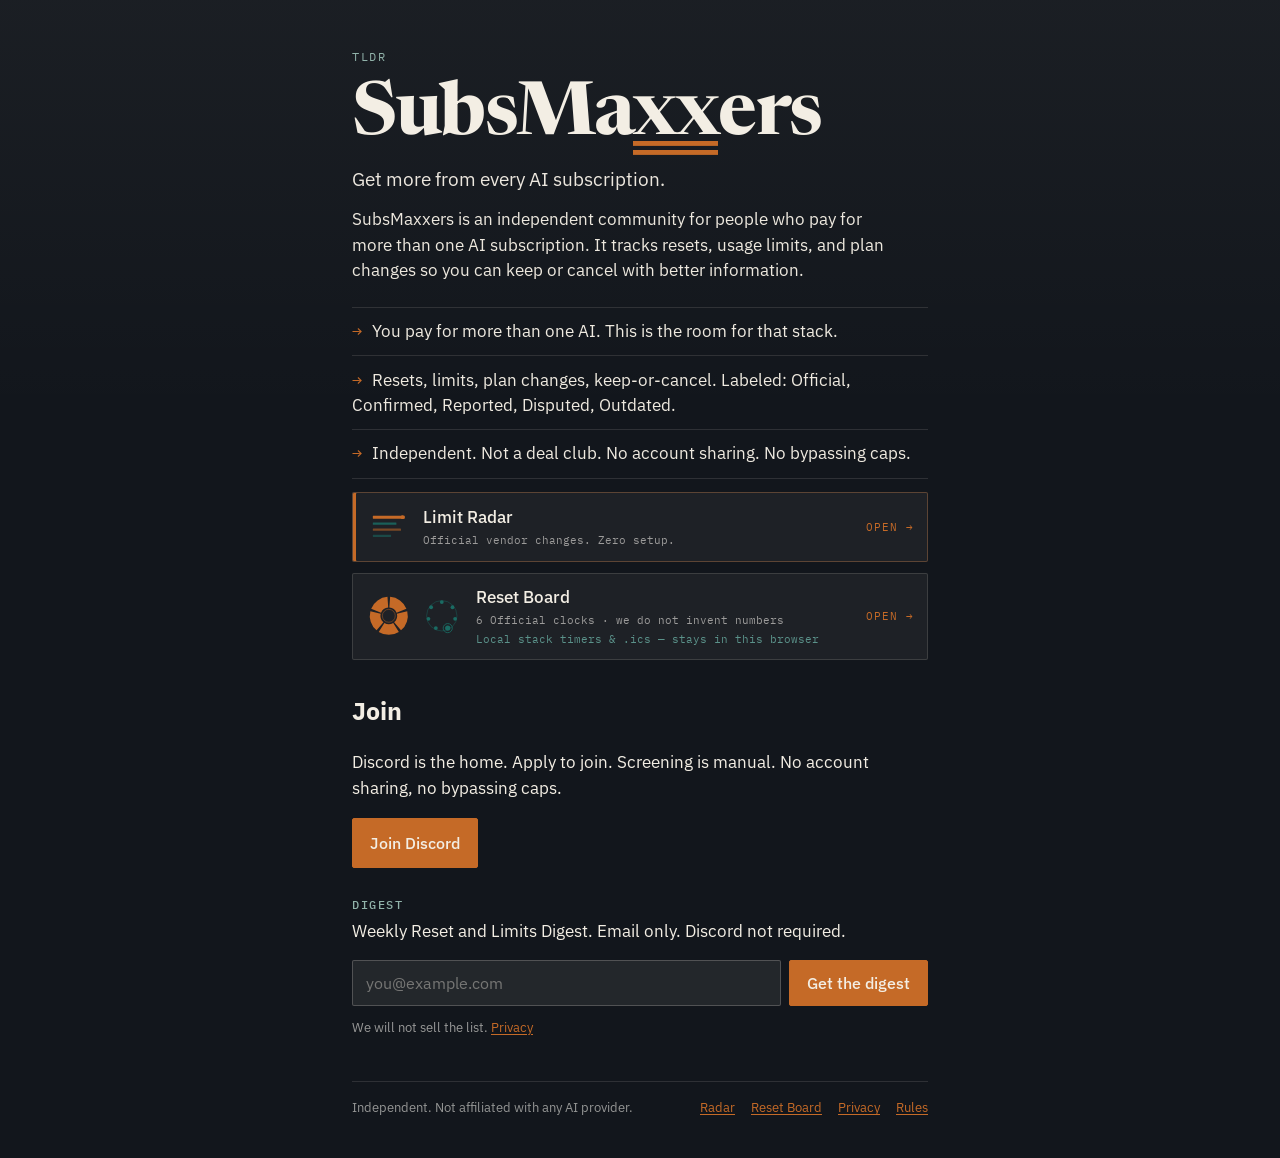
<file: index.html>
<!DOCTYPE html>
<html lang="en">
<head>
  <meta charset="utf-8">
  <meta name="viewport" content="width=device-width, initial-scale=1">
  <title>SubsMaxxers — Get more from every AI subscription.</title>
  <meta name="description" content="Independent community for people who pay for more than one AI. Resets, limits, plan changes, keep-or-cancel.">
  <meta name="robots" content="index, follow">
  <meta name="theme-color" content="#12161C">
  <link rel="canonical" href="https://subsmaxxers.com/">
  <link rel="alternate" type="text/plain" href="https://subsmaxxers.com/llms.txt" title="llms.txt">
  <link rel="icon" href="assets/favicon.svg" type="image/svg+xml">
  <link rel="icon" href="assets/avatar.png" sizes="512x512" type="image/png">
  <link rel="apple-touch-icon" href="assets/avatar.png">
  <meta property="og:site_name" content="SubsMaxxers">
  <meta property="og:title" content="SubsMaxxers — Get more from every AI subscription.">
  <meta property="og:description" content="Independent community for people who pay for more than one AI. Resets, limits, plan changes, keep-or-cancel.">
  <meta property="og:url" content="https://subsmaxxers.com/">
  <meta property="og:image" content="https://subsmaxxers.com/assets/social-header.png">
  <meta property="og:type" content="website">
  <meta property="og:locale" content="en_US">
  <meta name="twitter:card" content="summary_large_image">
  <meta name="twitter:title" content="SubsMaxxers">
  <meta name="twitter:description" content="Get more from every AI subscription.">
  <meta name="twitter:image" content="https://subsmaxxers.com/assets/social-header.png">
  <script type="application/ld+json">
  {
    "@context": "https://schema.org",
    "@graph": [
      {
        "@type": "Organization",
        "@id": "https://subsmaxxers.com/#org",
        "name": "SubsMaxxers",
        "alternateName": ["Subs Maxxers", "subsmaxxers"],
        "url": "https://subsmaxxers.com/",
        "slogan": "Get more from every AI subscription.",
        "description": "Independent community for people who pay for multiple AI subscriptions. Tracks resets, usage limits, and plan changes with verification labels. Does not support account sharing or bypassing provider limits.",
        "email": "hello@subsmaxxers.com",
        "sameAs": [
          "https://x.com/subsmaxxers",
          "https://github.com/subsmaxxers",
          "https://www.youtube.com/@subsmaxxers",
          "https://www.reddit.com/r/subsmaxxers"
        ]
      },
      {
        "@type": "WebSite",
        "@id": "https://subsmaxxers.com/#site",
        "url": "https://subsmaxxers.com/",
        "name": "SubsMaxxers",
        "publisher": { "@id": "https://subsmaxxers.com/#org" },
        "inLanguage": "en"
      },
      {
        "@type": "FAQPage",
        "@id": "https://subsmaxxers.com/#faq",
        "mainEntity": [
          {
            "@type": "Question",
            "name": "What is SubsMaxxers?",
            "acceptedAnswer": {
              "@type": "Answer",
              "text": "SubsMaxxers is an independent community for people who pay for more than one AI subscription. It helps them get more value from that stack by tracking resets, usage limits, and plan changes."
            }
          },
          {
            "@type": "Question",
            "name": "How does SubsMaxxers verify reset and limit claims?",
            "acceptedAnswer": {
              "@type": "Answer",
              "text": "Claims are labeled Official, Confirmed, Reported, Disputed, or Outdated. Official documentation outranks community conversation when they conflict."
            }
          },
          {
            "@type": "Question",
            "name": "Does SubsMaxxers help share accounts or bypass usage limits?",
            "acceptedAnswer": {
              "@type": "Answer",
              "text": "No. Account sharing, login rental, trial abuse, and bypassing provider limits are not allowed."
            }
          },
          {
            "@type": "Question",
            "name": "How do I join SubsMaxxers?",
            "acceptedAnswer": {
              "@type": "Answer",
              "text": "Join the Discord from subsmaxxers.com. Screening is manual. The weekly Reset and Limits Digest is also available by email and does not require Discord."
            }
          }
        ]
      }
    ]
  }
  </script>
  <link rel="preconnect" href="https://fonts.googleapis.com">
  <link rel="preconnect" href="https://fonts.gstatic.com" crossorigin>
  <link href="https://fonts.googleapis.com/css2?family=IBM+Plex+Mono:wght@400;500&family=IBM+Plex+Sans:wght@400;500&family=Newsreader:opsz,wght@6..72,700&display=swap" rel="stylesheet">
  <link rel="stylesheet" href="styles.css">
</head>
<body class="home">
  <a class="skip" href="#join">Skip to join</a>

  <main class="sheet">
    <p class="kicker">TLDR</p>
    <h1 class="wordmark">SubsMa<span class="xx">xx</span>ers</h1>
    <p class="tagline">Get more from every AI subscription.</p>
    <p class="lede">SubsMaxxers is an independent community for people who pay for more than one AI subscription. It tracks resets, usage limits, and plan changes so you can keep or cancel with better information.</p>

    <ul class="tldr">
      <li>You pay for more than one AI. This is the room for that stack.</li>
      <li>Resets, limits, plan changes, keep-or-cancel. Labeled: Official, Confirmed, Reported, Disputed, Outdated.</li>
      <li>Independent. Not a deal club. No account sharing. No bypassing caps.</li>
    </ul>

    <a class="board-teaser radar-teaser" href="radar.html">
      <span class="board-teaser-viz" aria-hidden="true">
        <svg viewBox="0 0 120 120">
          <rect x="18" y="28" width="84" height="8" rx="1" fill="#C56A27"/>
          <rect x="18" y="46" width="62" height="6" rx="1" fill="#1A6B63" opacity="0.85"/>
          <rect x="18" y="62" width="74" height="6" rx="1" fill="#C56A27" opacity="0.55"/>
          <rect x="18" y="78" width="48" height="6" rx="1" fill="#1A6B63" opacity="0.55"/>
          <circle cx="96" cy="32" r="5" fill="#C56A27"/>
        </svg>
      </span>
      <span class="board-teaser-copy">
        <strong>Limit Radar</strong>
        <span>Official vendor changes. Zero setup.</span>
      </span>
      <span class="board-teaser-go">Open →</span>
    </a>

    <a class="board-teaser" href="reset.html">
      <span class="board-teaser-viz" aria-hidden="true">
        <svg viewBox="0 0 120 120">
          <path fill="#C56A27" d="M63.49,10.12 A50,50 0 0 1 106.36,41.27 L80.40,51.76 A22,22 0 0 0 61.53,38.05 Z"/>
          <path fill="#C56A27" d="M108.51,47.90 A50,50 0 0 1 92.14,98.30 L74.14,76.85 A22,22 0 0 0 81.35,54.68 Z"/>
          <path fill="#C56A27" d="M86.50,102.40 A50,50 0 0 1 33.50,102.40 L48.34,78.66 A22,22 0 0 0 71.66,78.66 Z"/>
          <path fill="#C56A27" d="M27.86,98.30 A50,50 0 0 1 11.49,47.90 L38.65,54.68 A22,22 0 0 0 45.86,76.85 Z"/>
          <path fill="#C56A27" d="M13.64,41.27 A50,50 0 0 1 56.51,10.12 L58.47,38.05 A22,22 0 0 0 39.60,51.76 Z"/>
          <circle cx="60" cy="60" r="17" fill="none" stroke="#C56A27" stroke-width="1.6" opacity="0.7"/>
        </svg>
        <svg viewBox="0 0 120 120">
          <circle cx="60" cy="60" r="40" fill="none" stroke="#1A6B63" stroke-width="2.2" opacity="0.5"/>
          <circle cx="60.00" cy="24.00" r="5" fill="#1A6B63"/>
          <circle cx="88.15" cy="37.55" r="5" fill="#1A6B63"/>
          <circle cx="95.10" cy="68.01" r="5" fill="#1A6B63"/>
          <circle cx="75.62" cy="92.43" r="12" fill="none" stroke="#1A6B63" stroke-width="2.2"/>
          <circle cx="75.62" cy="92.43" r="7" fill="#1A6B63"/>
          <circle cx="44.38" cy="92.43" r="5" fill="#1A6B63"/>
          <circle cx="24.90" cy="68.01" r="5" fill="#1A6B63"/>
          <circle cx="31.85" cy="37.55" r="5" fill="#1A6B63"/>
        </svg>
      </span>
      <span class="board-teaser-copy">
        <strong>Reset Board</strong>
        <span>6 Official clocks · we do not invent numbers</span>
        <span class="teaser-extra">Local stack timers &amp; .ics — stays in this browser</span>
      </span>
      <span class="board-teaser-go">Open →</span>
    </a>

    <section id="join" aria-labelledby="join-title">
      <h2 id="join-title">Join</h2>
      <p class="now">Discord is the home. Apply to join. Screening is manual. No account sharing, no bypassing caps.</p>
      <p class="row"><a class="btn" href="https://discord.gg/ukphmsbEjg">Join Discord</a></p>
    </section>

    <section id="digest" aria-labelledby="digest-title">
      <h2 id="digest-title">Digest</h2>
      <p class="now">Weekly Reset and Limits Digest. Email only. Discord not required.</p>
      <form class="digest-form" action="mailto:hello@subsmaxxers.com" method="get" enctype="text/plain">
        <input type="hidden" name="subject" value="Reset and Limits Digest — subscribe">
        <label class="sr" for="digest-email">Email</label>
        <div class="row">
          <input id="digest-email" name="body" type="email" autocomplete="email" required placeholder="you@example.com">
          <button class="btn" type="submit">Get the digest</button>
        </div>
        <p class="fine">We will not sell the list. <a href="privacy.html">Privacy</a></p>
      </form>
    </section>

    <footer class="foot">
      <span>Independent. Not affiliated with any AI provider.</span>
      <nav>
        <a href="radar.html">Radar</a>
        <a href="reset.html">Reset Board</a>
        <a href="privacy.html">Privacy</a>
        <a href="guidelines.html">Rules</a>
      </nav>
    </footer>
  </main>
</body>
</html>
</file>
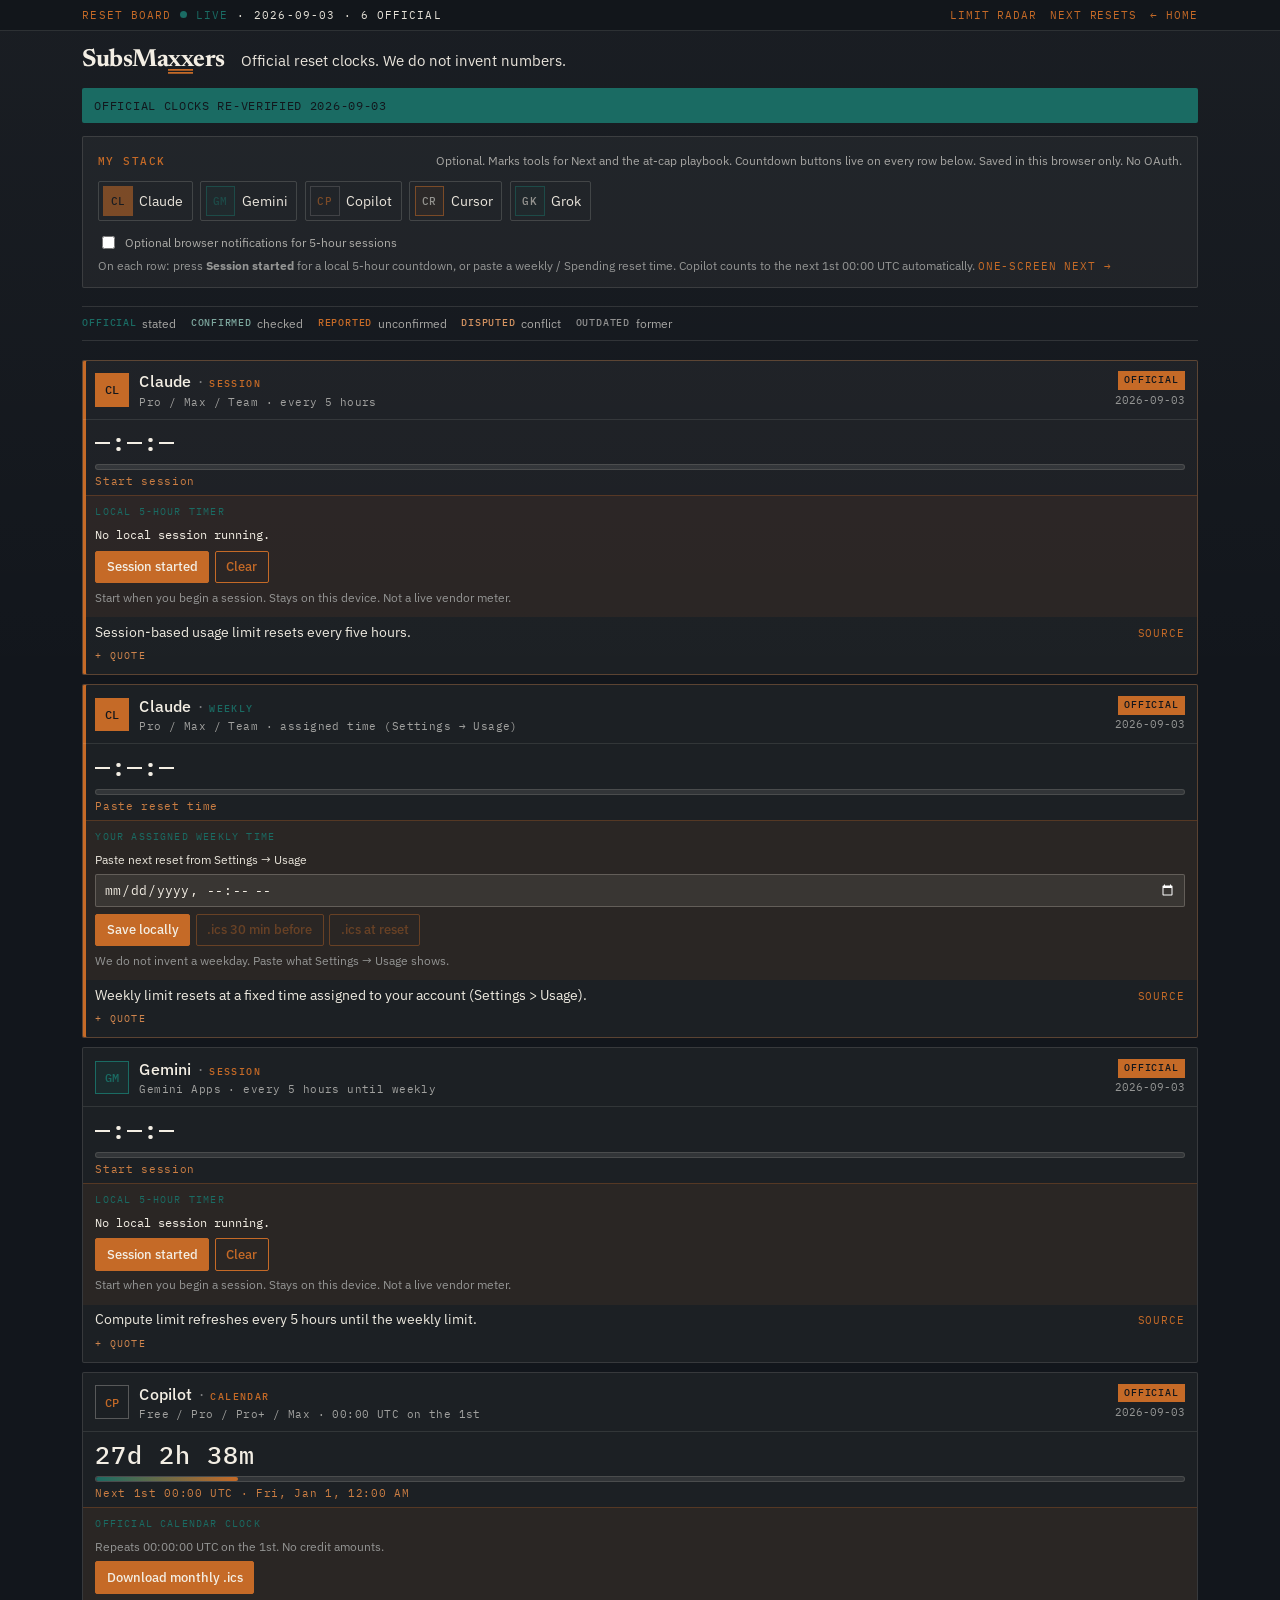
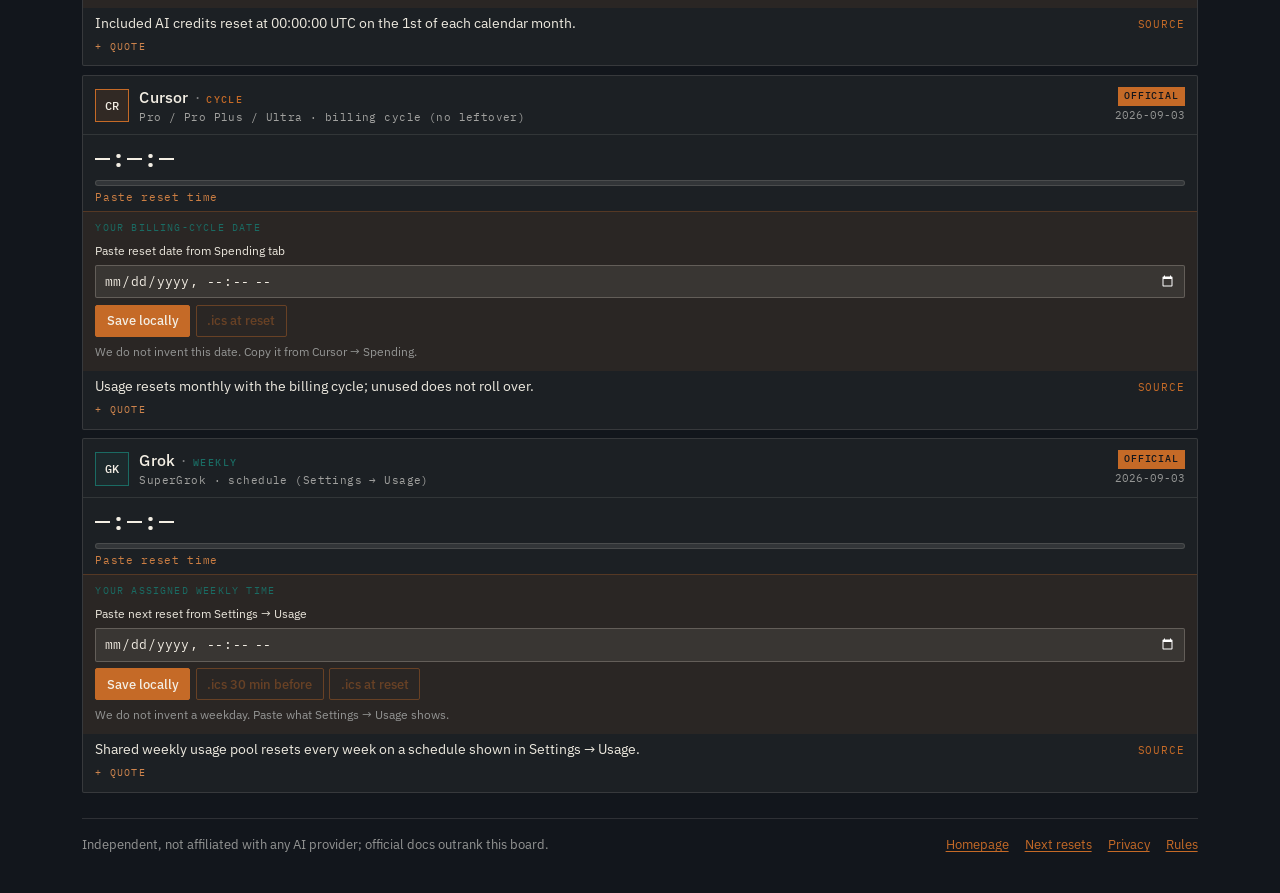
<file: boards.html>
<!DOCTYPE html>
<html lang="en">
<head>
  <meta charset="utf-8">
  <meta name="viewport" content="width=device-width, initial-scale=1">
  <title>Reset Board — SubsMaxxers</title>
  <meta name="robots" content="noindex">
  <link rel="canonical" href="https://subsmaxxers.com/reset.html">
  <meta http-equiv="refresh" content="0; url=/reset.html">
  <script>location.replace("/reset.html");</script>
</head>
<body>
  <p><a href="/reset.html">Reset Board</a></p>
</body>
</html>
</file>
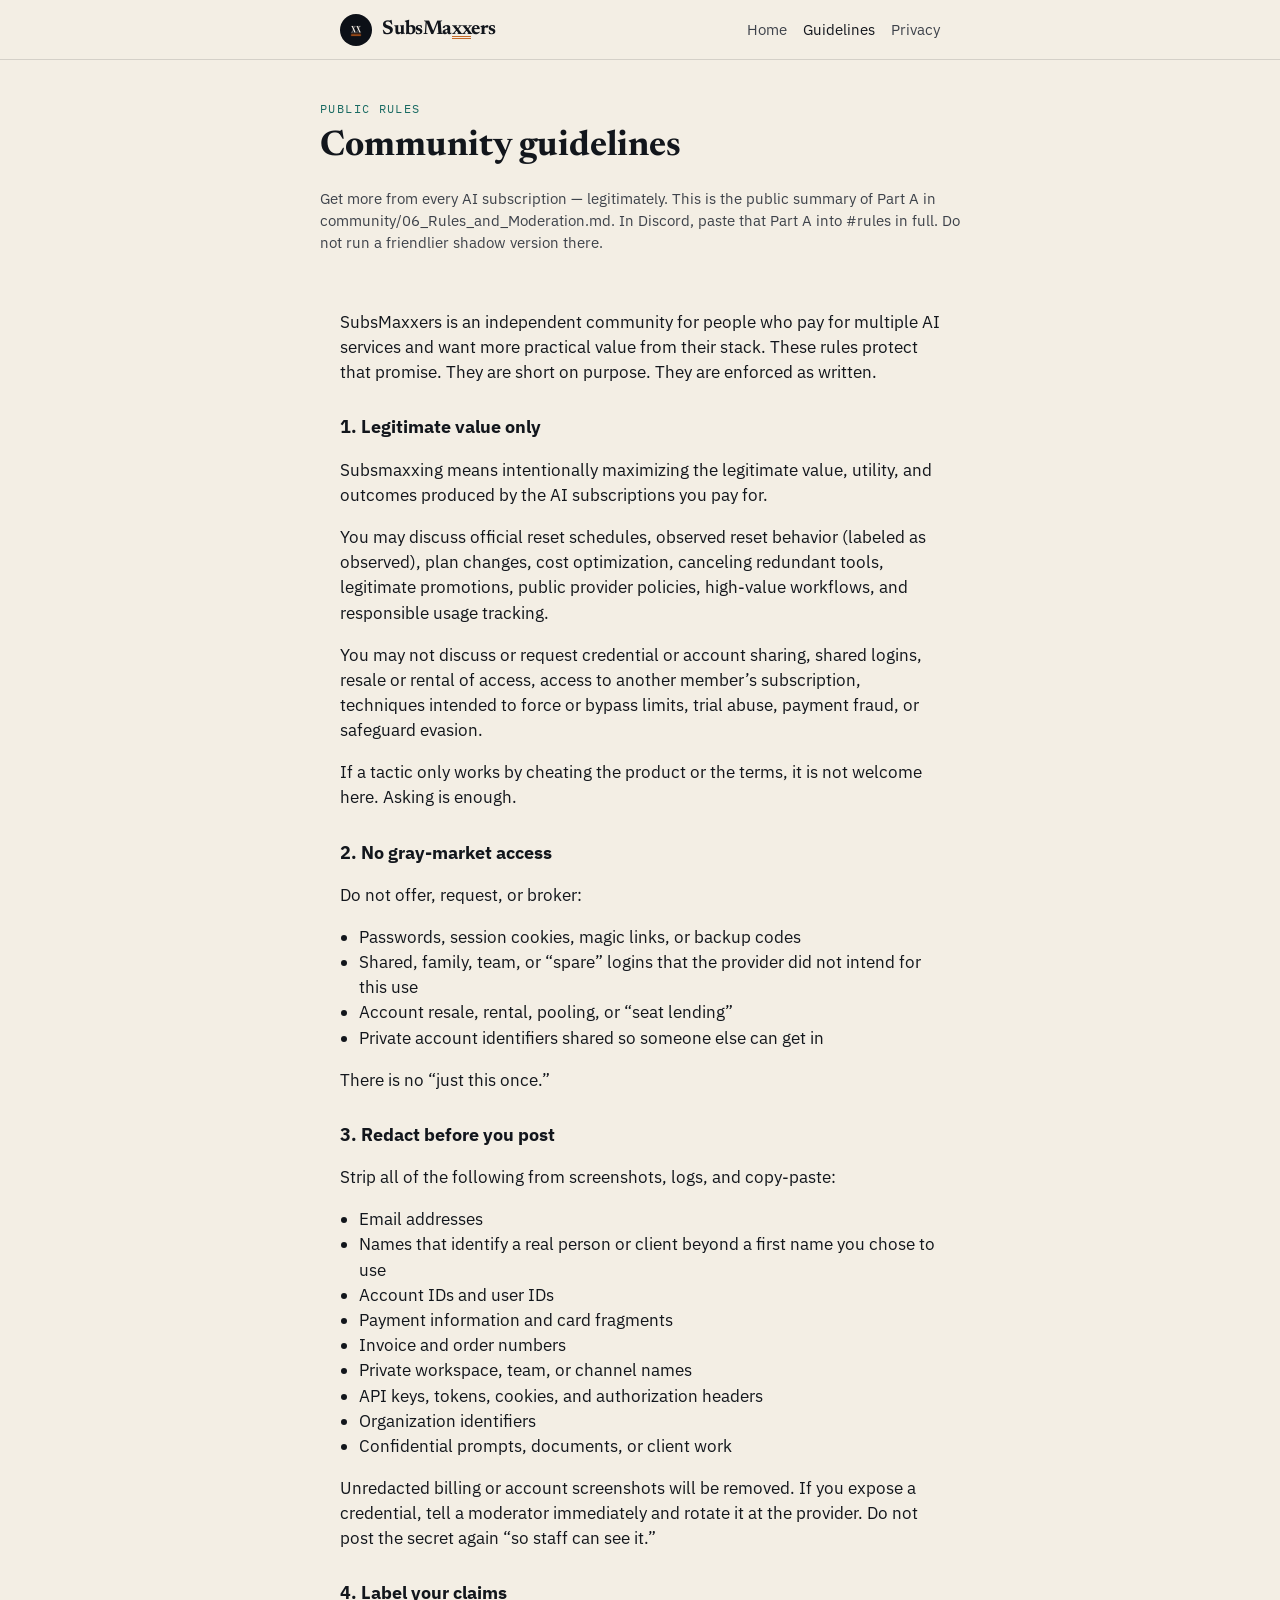
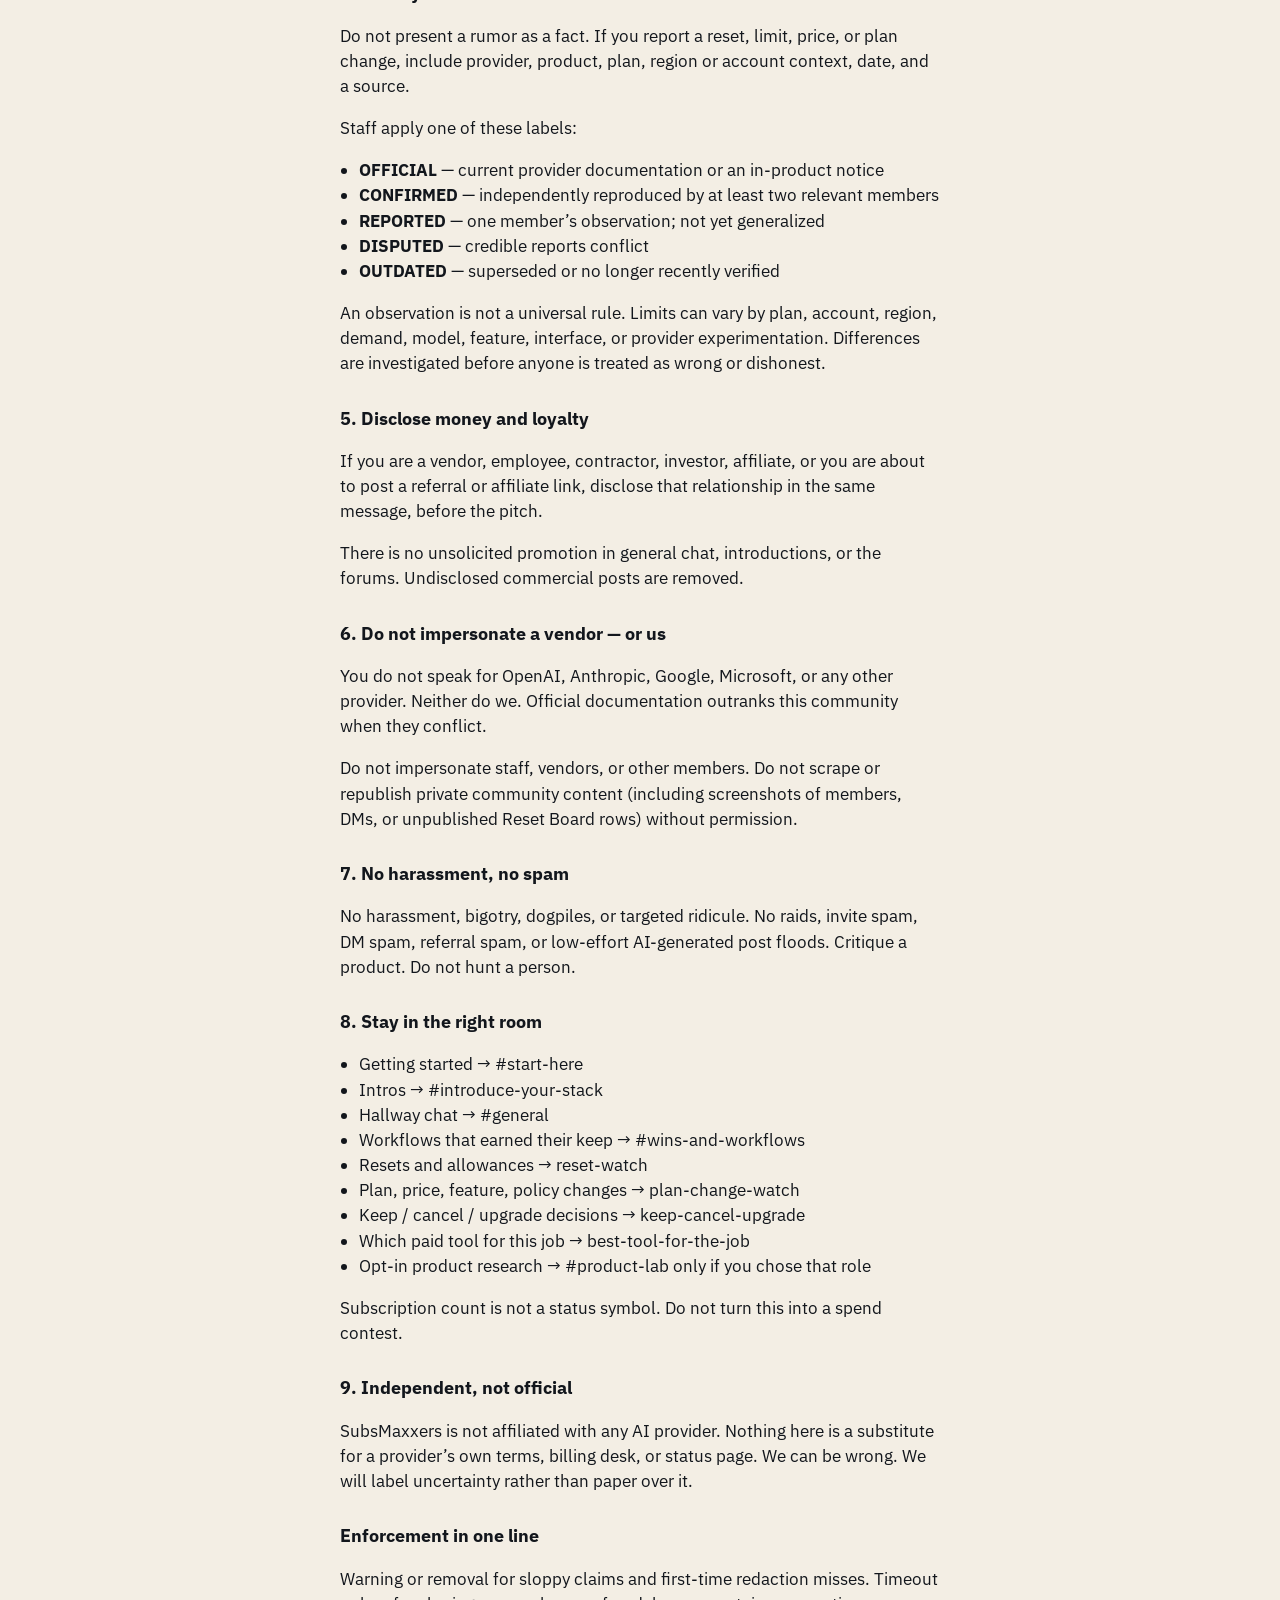
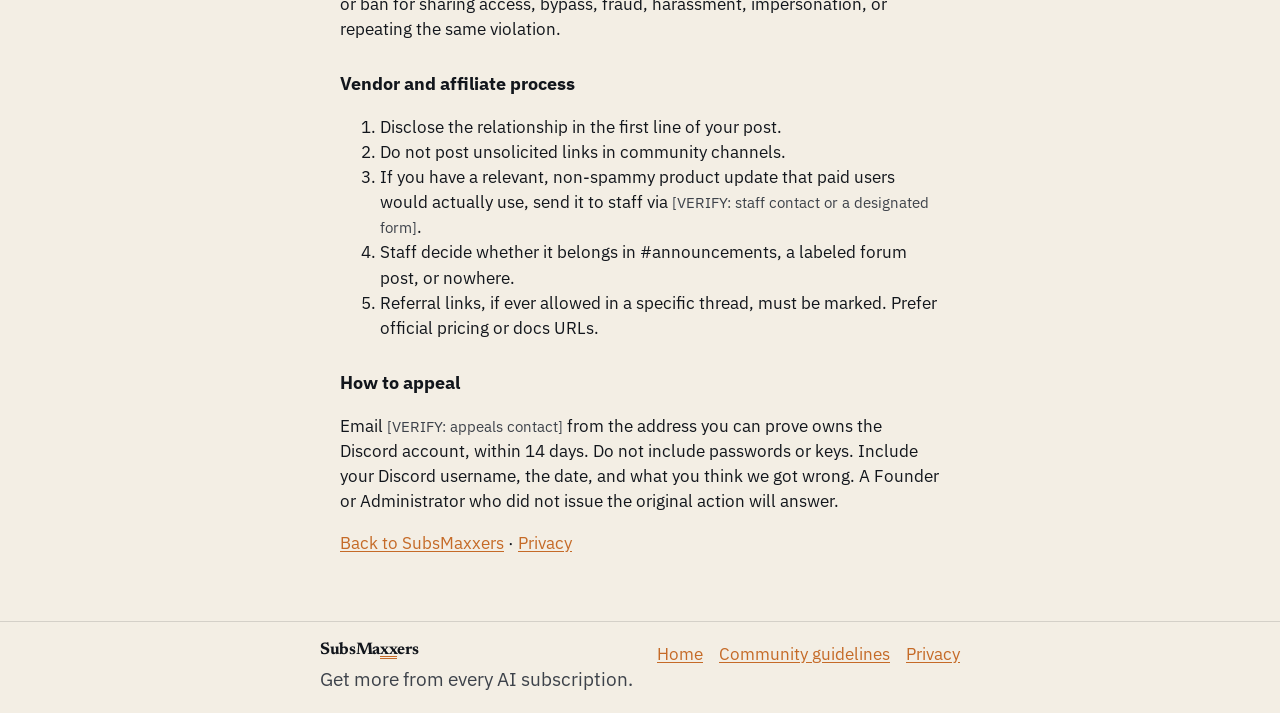
<file: guidelines.html>
<!DOCTYPE html>
<html lang="en">
<head>
  <meta charset="utf-8">
  <meta name="viewport" content="width=device-width, initial-scale=1">
  <title>Community guidelines — SubsMaxxers</title>
  <meta name="description" content="Public rules for SubsMaxxers. Legitimate value only. No account sharing. Label your claims.">
  <meta name="robots" content="noindex, nofollow">
  <meta name="theme-color" content="#12161C">
  <link rel="icon" href="assets/favicon.svg" type="image/svg+xml">
  <link rel="icon" href="assets/avatar.png" type="image/png">
  <link rel="preconnect" href="https://fonts.googleapis.com">
  <link rel="preconnect" href="https://fonts.gstatic.com" crossorigin>
  <link href="https://fonts.googleapis.com/css2?family=IBM+Plex+Mono:wght@400;500&family=IBM+Plex+Sans:ital,wght@0,400;0,500;0,600;1,400&family=Newsreader:ital,opsz,wght@0,6..72,600;0,6..72,700;1,6..72,600&display=swap" rel="stylesheet">
  <link rel="stylesheet" href="styles.css">
</head>
<body class="inner">
  <a class="skip" href="#main">Skip to content</a>
  <header class="site-header">
    <div class="nav-wrap">
      <a class="nav-brand" href="index.html">
        <img src="assets/avatar.png" alt="" width="36" height="36">
        <span class="wordmark">SubsMa<span class="xx">xx</span>ers</span>
      </a>
      <input type="checkbox" id="nav-toggle" class="nav-toggle" hidden>
      <label for="nav-toggle" class="nav-toggle-btn">Menu</label>
      <nav class="site-nav" aria-label="Primary">
        <ul>
          <li><a href="index.html">Home</a></li>
          <li><a href="guidelines.html" aria-current="page">Guidelines</a></li>
          <li><a href="privacy.html">Privacy</a></li>
        </ul>
      </nav>
    </div>
  </header>

  <header class="page-hero">
    <div class="page-hero-inner">
      <p class="eyebrow">Public rules</p>
      <h1>Community guidelines</h1>
      <p class="updated">Get more from every AI subscription — legitimately. This is the public summary of Part A in community/06_Rules_and_Moderation.md. In Discord, paste that Part A into #rules in full. Do not run a friendlier shadow version there.</p>
    </div>
  </header>

  <main id="main" class="article">
    <p>SubsMaxxers is an independent community for people who pay for multiple AI services and want more practical value from their stack. These rules protect that promise. They are short on purpose. They are enforced as written.</p>

    <h2>1. Legitimate value only</h2>
    <p>Subsmaxxing means intentionally maximizing the legitimate value, utility, and outcomes produced by the AI subscriptions you pay for.</p>
    <p>You may discuss official reset schedules, observed reset behavior (labeled as observed), plan changes, cost optimization, canceling redundant tools, legitimate promotions, public provider policies, high-value workflows, and responsible usage tracking.</p>
    <p>You may not discuss or request credential or account sharing, shared logins, resale or rental of access, access to another member’s subscription, techniques intended to force or bypass limits, trial abuse, payment fraud, or safeguard evasion.</p>
    <p>If a tactic only works by cheating the product or the terms, it is not welcome here. Asking is enough.</p>

    <h2>2. No gray-market access</h2>
    <p>Do not offer, request, or broker:</p>
    <ul>
      <li>Passwords, session cookies, magic links, or backup codes</li>
      <li>Shared, family, team, or “spare” logins that the provider did not intend for this use</li>
      <li>Account resale, rental, pooling, or “seat lending”</li>
      <li>Private account identifiers shared so someone else can get in</li>
    </ul>
    <p>There is no “just this once.”</p>

    <h2>3. Redact before you post</h2>
    <p>Strip all of the following from screenshots, logs, and copy-paste:</p>
    <ul>
      <li>Email addresses</li>
      <li>Names that identify a real person or client beyond a first name you chose to use</li>
      <li>Account IDs and user IDs</li>
      <li>Payment information and card fragments</li>
      <li>Invoice and order numbers</li>
      <li>Private workspace, team, or channel names</li>
      <li>API keys, tokens, cookies, and authorization headers</li>
      <li>Organization identifiers</li>
      <li>Confidential prompts, documents, or client work</li>
    </ul>
    <p>Unredacted billing or account screenshots will be removed. If you expose a credential, tell a moderator immediately and rotate it at the provider. Do not post the secret again “so staff can see it.”</p>

    <h2>4. Label your claims</h2>
    <p>Do not present a rumor as a fact. If you report a reset, limit, price, or plan change, include provider, product, plan, region or account context, date, and a source.</p>
    <p>Staff apply one of these labels:</p>
    <ul>
      <li><strong>OFFICIAL</strong> — current provider documentation or an in-product notice</li>
      <li><strong>CONFIRMED</strong> — independently reproduced by at least two relevant members</li>
      <li><strong>REPORTED</strong> — one member’s observation; not yet generalized</li>
      <li><strong>DISPUTED</strong> — credible reports conflict</li>
      <li><strong>OUTDATED</strong> — superseded or no longer recently verified</li>
    </ul>
    <p>An observation is not a universal rule. Limits can vary by plan, account, region, demand, model, feature, interface, or provider experimentation. Differences are investigated before anyone is treated as wrong or dishonest.</p>

    <h2>5. Disclose money and loyalty</h2>
    <p>If you are a vendor, employee, contractor, investor, affiliate, or you are about to post a referral or affiliate link, disclose that relationship in the same message, before the pitch.</p>
    <p>There is no unsolicited promotion in general chat, introductions, or the forums. Undisclosed commercial posts are removed.</p>

    <h2>6. Do not impersonate a vendor — or us</h2>
    <p>You do not speak for OpenAI, Anthropic, Google, Microsoft, or any other provider. Neither do we. Official documentation outranks this community when they conflict.</p>
    <p>Do not impersonate staff, vendors, or other members. Do not scrape or republish private community content (including screenshots of members, DMs, or unpublished Reset Board rows) without permission.</p>

    <h2>7. No harassment, no spam</h2>
    <p>No harassment, bigotry, dogpiles, or targeted ridicule. No raids, invite spam, DM spam, referral spam, or low-effort AI-generated post floods. Critique a product. Do not hunt a person.</p>

    <h2>8. Stay in the right room</h2>
    <ul>
      <li>Getting started → #start-here</li>
      <li>Intros → #introduce-your-stack</li>
      <li>Hallway chat → #general</li>
      <li>Workflows that earned their keep → #wins-and-workflows</li>
      <li>Resets and allowances → reset-watch</li>
      <li>Plan, price, feature, policy changes → plan-change-watch</li>
      <li>Keep / cancel / upgrade decisions → keep-cancel-upgrade</li>
      <li>Which paid tool for this job → best-tool-for-the-job</li>
      <li>Opt-in product research → #product-lab only if you chose that role</li>
    </ul>
    <p>Subscription count is not a status symbol. Do not turn this into a spend contest.</p>

    <h2>9. Independent, not official</h2>
    <p>SubsMaxxers is not affiliated with any AI provider. Nothing here is a substitute for a provider’s own terms, billing desk, or status page. We can be wrong. We will label uncertainty rather than paper over it.</p>

    <h2>Enforcement in one line</h2>
    <p>Warning or removal for sloppy claims and first-time redaction misses. Timeout or ban for sharing access, bypass, fraud, harassment, impersonation, or repeating the same violation.</p>

    <h2>Vendor and affiliate process</h2>
    <ol>
      <li>Disclose the relationship in the first line of your post.</li>
      <li>Do not post unsolicited links in community channels.</li>
      <li>If you have a relevant, non-spammy product update that paid users would actually use, send it to staff via <span class="updated">[VERIFY: staff contact or a designated form]</span>.</li>
      <li>Staff decide whether it belongs in #announcements, a labeled forum post, or nowhere.</li>
      <li>Referral links, if ever allowed in a specific thread, must be marked. Prefer official pricing or docs URLs.</li>
    </ol>

    <h2>How to appeal</h2>
    <p>Email <span class="updated">[VERIFY: appeals contact]</span> from the address you can prove owns the Discord account, within 14 days. Do not include passwords or keys. Include your Discord username, the date, and what you think we got wrong. A Founder or Administrator who did not issue the original action will answer.</p>

    <p><a href="index.html">Back to SubsMaxxers</a> · <a href="privacy.html">Privacy</a></p>
  </main>

  <footer class="site-footer">
    <div class="footer-inner">
      <div>
        <p class="wordmark">SubsMa<span class="xx">xx</span>ers</p>
        <p class="tagline">Get more from every AI subscription.</p>
      </div>
      <nav class="footer-nav" aria-label="Footer">
        <a href="index.html">Home</a>
        <a href="guidelines.html">Community guidelines</a>
        <a href="privacy.html">Privacy</a>
      </nav>
    </div>
  </footer>
</body>
</html>
</file>
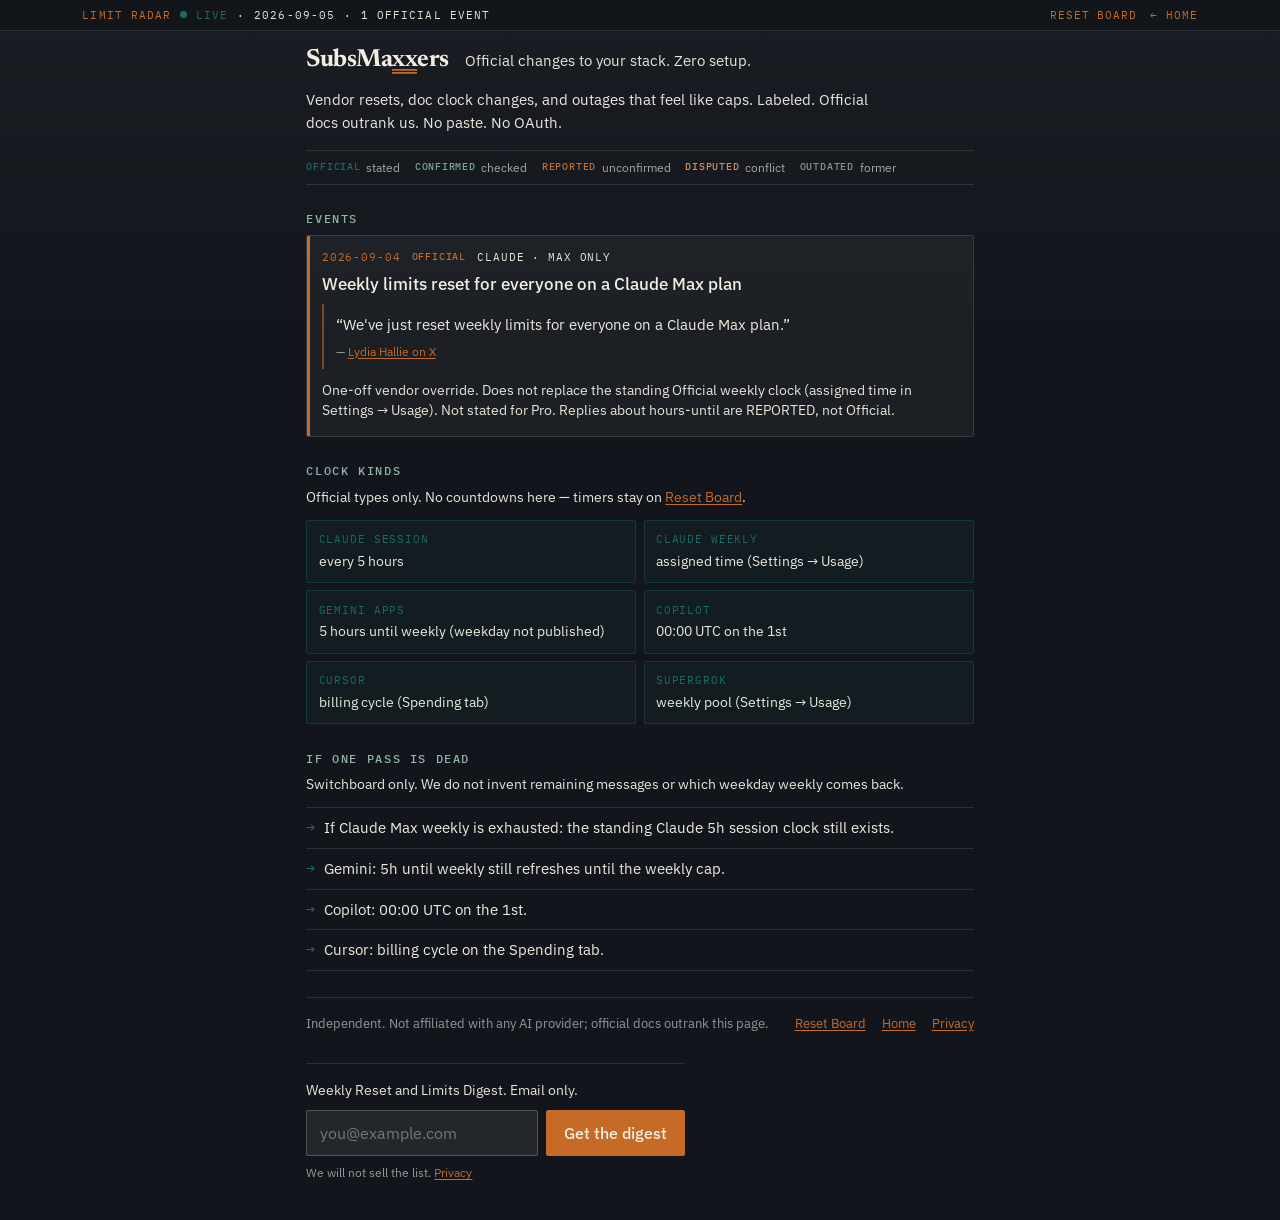
<file: limits.html>
<!DOCTYPE html>
<html lang="en">
<head>
  <meta charset="utf-8">
  <meta name="viewport" content="width=device-width, initial-scale=1">
  <title>Limit Radar — SubsMaxxers</title>
  <meta name="robots" content="noindex">
  <link rel="canonical" href="https://subsmaxxers.com/radar.html">
  <meta http-equiv="refresh" content="0; url=/radar.html">
  <script>location.replace("/radar.html");</script>
</head>
<body>
  <p><a href="/radar.html">Limit Radar</a></p>
</body>
</html>
</file>
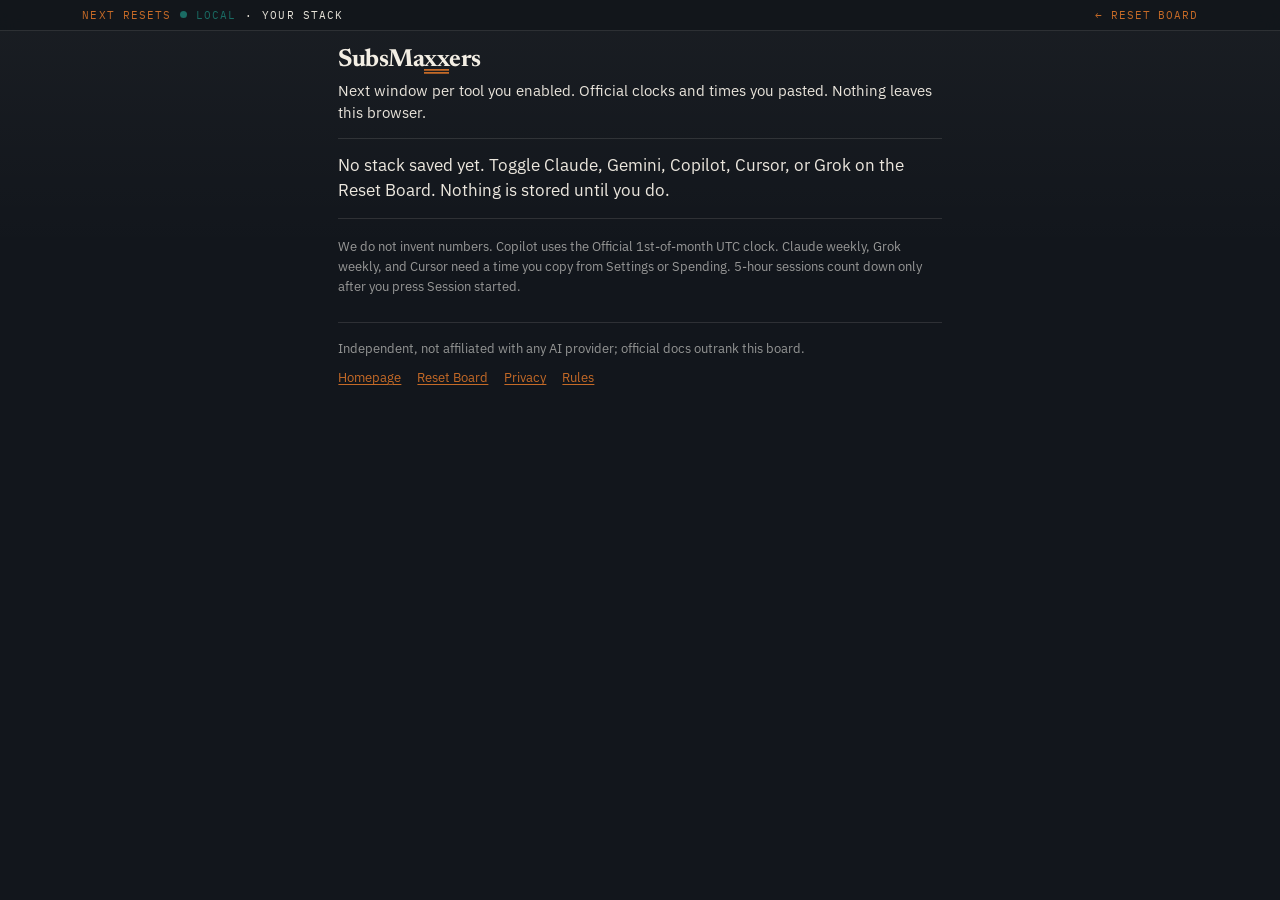
<file: next.html>
<!DOCTYPE html>
<html lang="en">
<head>
  <meta charset="utf-8">
  <meta name="viewport" content="width=device-width, initial-scale=1">
  <title>Next resets — SubsMaxxers</title>
  <meta name="description" content="One-screen TLDR of your next AI usage reset. Official clocks plus times you pasted. Nothing leaves this browser.">
  <meta name="robots" content="index, follow">
  <meta name="theme-color" content="#12161C">
  <link rel="canonical" href="https://subsmaxxers.com/next.html">
  <link rel="alternate" type="text/plain" href="https://subsmaxxers.com/llms.txt" title="llms.txt">
  <link rel="icon" href="assets/favicon.svg" type="image/svg+xml">
  <link rel="icon" href="assets/avatar.png" sizes="512x512" type="image/png">
  <link rel="apple-touch-icon" href="assets/avatar.png">
  <meta property="og:site_name" content="SubsMaxxers">
  <meta property="og:title" content="Next resets — SubsMaxxers">
  <meta property="og:description" content="One-screen TLDR of your next AI usage reset. Official clocks plus times you pasted.">
  <meta property="og:url" content="https://subsmaxxers.com/next.html">
  <meta property="og:image" content="https://subsmaxxers.com/assets/reset-board.png">
  <meta property="og:type" content="website">
  <meta property="og:locale" content="en_US">
  <meta name="twitter:card" content="summary_large_image">
  <meta name="twitter:title" content="Next resets — SubsMaxxers">
  <meta name="twitter:description" content="One-screen TLDR of your next AI usage reset. Official clocks plus times you pasted.">
  <meta name="twitter:image" content="https://subsmaxxers.com/assets/reset-board.png">
  <link rel="preconnect" href="https://fonts.googleapis.com">
  <link rel="preconnect" href="https://fonts.gstatic.com" crossorigin>
  <link href="https://fonts.googleapis.com/css2?family=IBM+Plex+Mono:wght@400;500&family=IBM+Plex+Sans:wght@400;500&family=Newsreader:opsz,wght@6..72,700&display=swap" rel="stylesheet">
  <link rel="stylesheet" href="styles.css">
</head>
<body class="reset-page next-page">
  <a class="skip" href="#next">Skip to next resets</a>

  <header class="reset-topbar">
    <div class="reset-topbar-inner">
      <p class="reset-status">
        <span>NEXT RESETS</span>
        <span class="dot-live" aria-hidden="true"></span>
        <span class="live-word">LOCAL</span>
        <span aria-hidden="true">·</span>
        <span>your stack</span>
      </p>
      <a class="reset-home" href="reset.html">← Reset Board</a>
    </div>
  </header>

  <main class="board-wrap" id="next">
    <div class="reset-ident">
      <h1 class="wordmark">SubsMa<span class="xx">xx</span>ers</h1>
      <p class="one-line">Next window per tool you enabled. Official clocks and times you pasted. Nothing leaves this browser.</p>
    </div>

    <div id="next-list-host"></div>

    <p class="next-fine">We do not invent numbers. Copilot uses the Official 1st-of-month UTC clock. Claude weekly, Grok weekly, and Cursor need a time you copy from Settings or Spending. 5-hour sessions count down only after you press Session started.</p>

    <footer class="foot">
      <span>Independent, not affiliated with any AI provider; official docs outrank this board.</span>
      <nav>
        <a href="/">Homepage</a>
        <a href="reset.html">Reset Board</a>
        <a href="privacy.html">Privacy</a>
        <a href="guidelines.html">Rules</a>
      </nav>
    </footer>
  </main>

  <script src="stack.js"></script>
  <script>
    if (window.SubsMaxxersStack) SubsMaxxersStack.initNextPage();
  </script>
</body>
</html>
</file>
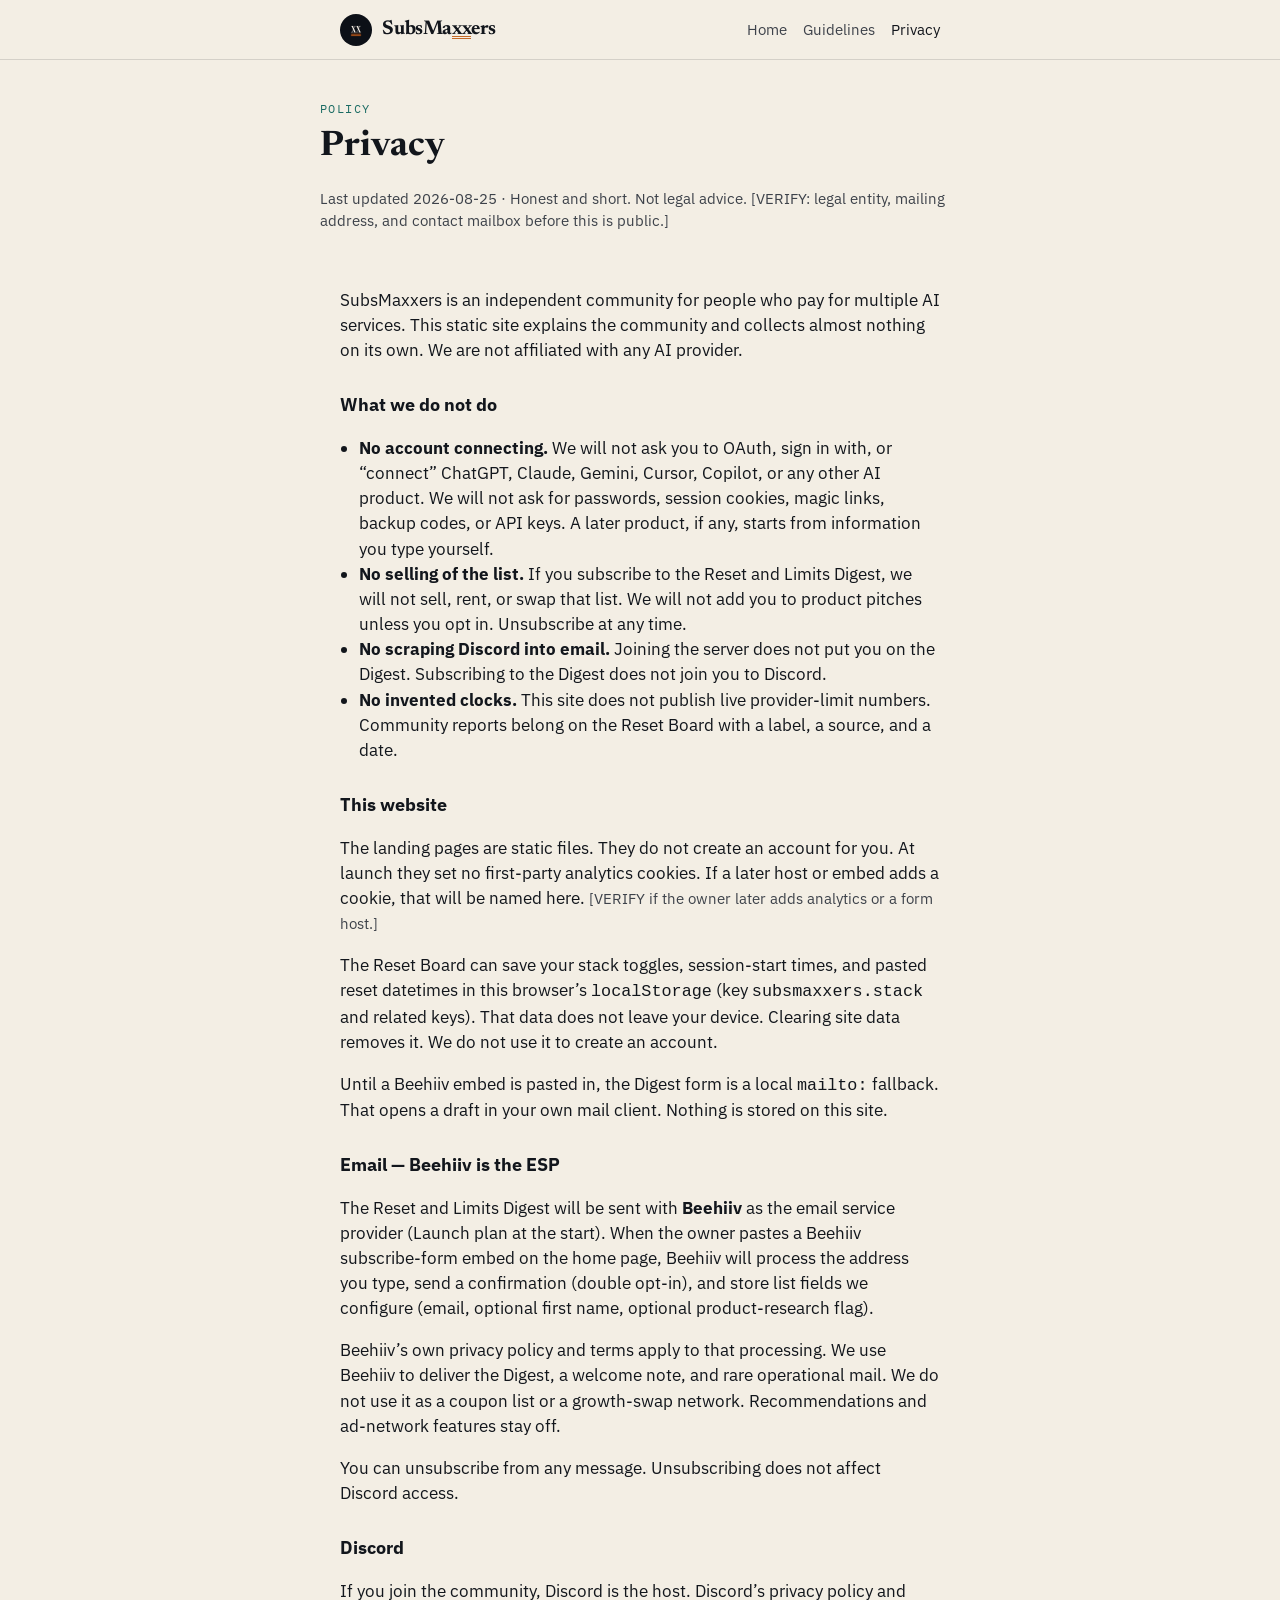
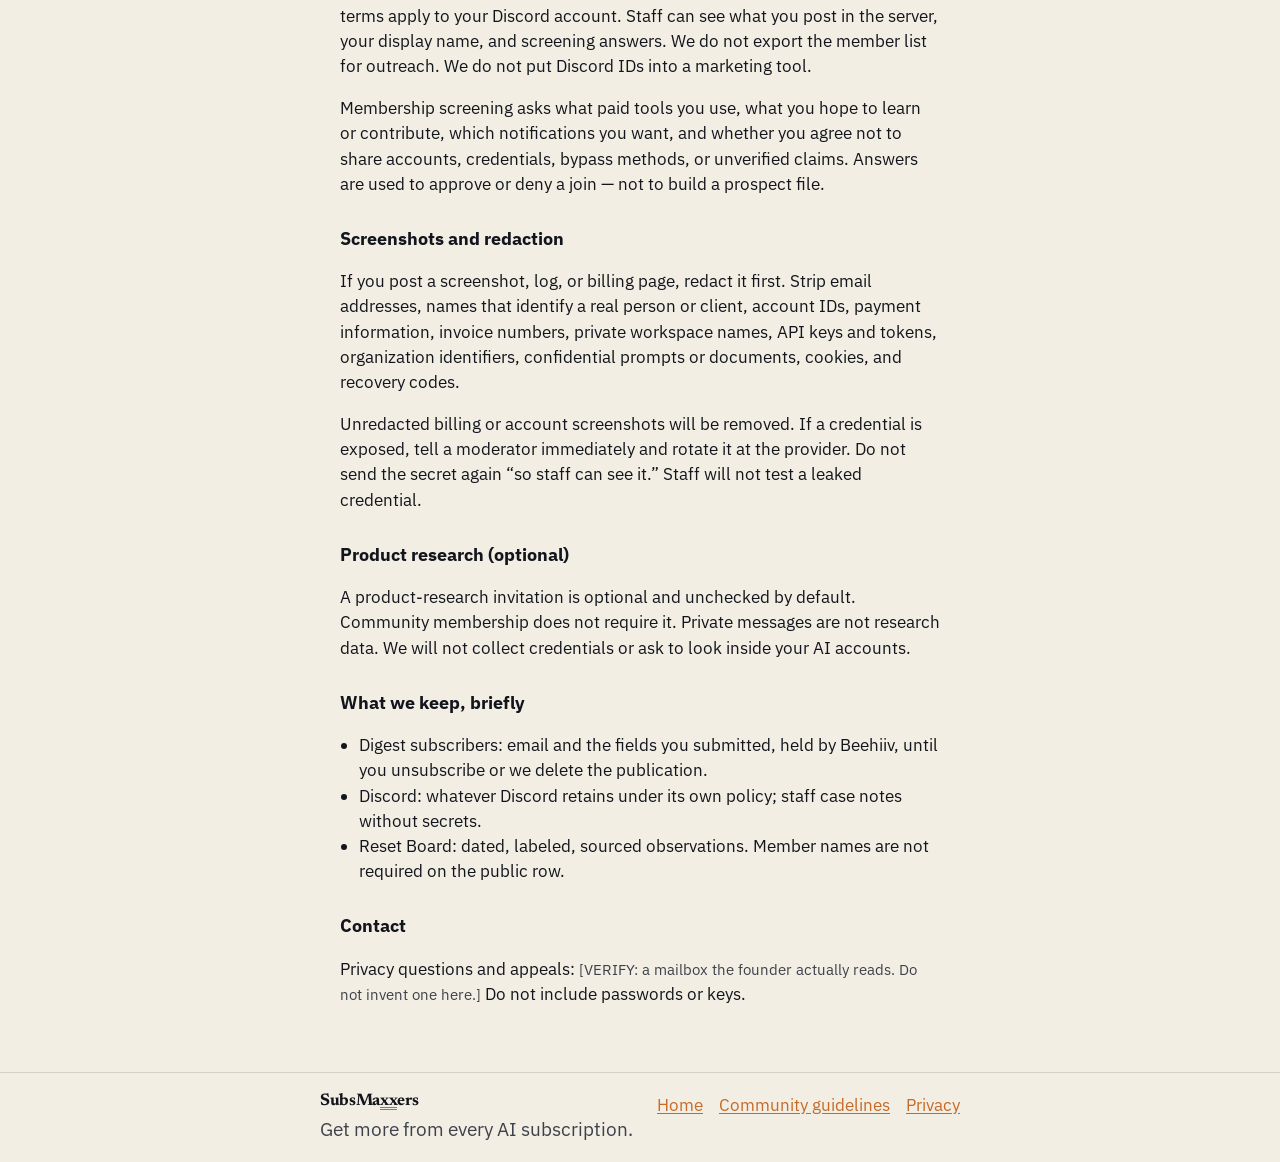
<file: privacy.html>
<!DOCTYPE html>
<html lang="en">
<head>
  <meta charset="utf-8">
  <meta name="viewport" content="width=device-width, initial-scale=1">
  <title>Privacy — SubsMaxxers</title>
  <meta name="description" content="How SubsMaxxers handles email, Discord, and screenshots. No account connecting. The list is not sold.">
  <meta name="robots" content="noindex, nofollow">
  <meta name="theme-color" content="#12161C">
  <link rel="icon" href="assets/favicon.svg" type="image/svg+xml">
  <link rel="icon" href="assets/avatar.png" type="image/png">
  <link rel="preconnect" href="https://fonts.googleapis.com">
  <link rel="preconnect" href="https://fonts.gstatic.com" crossorigin>
  <link href="https://fonts.googleapis.com/css2?family=IBM+Plex+Mono:wght@400;500&family=IBM+Plex+Sans:ital,wght@0,400;0,500;0,600;1,400&family=Newsreader:ital,opsz,wght@0,6..72,600;0,6..72,700;1,6..72,600&display=swap" rel="stylesheet">
  <link rel="stylesheet" href="styles.css">
</head>
<body class="inner">
  <a class="skip" href="#main">Skip to content</a>
  <header class="site-header">
    <div class="nav-wrap">
      <a class="nav-brand" href="index.html">
        <img src="assets/avatar.png" alt="" width="36" height="36">
        <span class="wordmark">SubsMa<span class="xx">xx</span>ers</span>
      </a>
<nav class="site-nav" aria-label="Primary">
        <ul>
          <li><a href="index.html">Home</a></li>
          <li><a href="guidelines.html">Guidelines</a></li>
          <li><a href="privacy.html" aria-current="page">Privacy</a></li>
        </ul>
      </nav>
    </div>
  </header>

  <header class="page-hero">
    <div class="page-hero-inner">
      <p class="eyebrow">Policy</p>
      <h1>Privacy</h1>
      <p class="updated">Last updated 2026-08-25 · Honest and short. Not legal advice. [VERIFY: legal entity, mailing address, and contact mailbox before this is public.]</p>
    </div>
  </header>

  <main id="main" class="article">
    <p>SubsMaxxers is an independent community for people who pay for multiple AI services. This static site explains the community and collects almost nothing on its own. We are not affiliated with any AI provider.</p>

    <h2>What we do not do</h2>
    <ul>
      <li><strong>No account connecting.</strong> We will not ask you to OAuth, sign in with, or “connect” ChatGPT, Claude, Gemini, Cursor, Copilot, or any other AI product. We will not ask for passwords, session cookies, magic links, backup codes, or API keys. A later product, if any, starts from information you type yourself.</li>
      <li><strong>No selling of the list.</strong> If you subscribe to the Reset and Limits Digest, we will not sell, rent, or swap that list. We will not add you to product pitches unless you opt in. Unsubscribe at any time.</li>
      <li><strong>No scraping Discord into email.</strong> Joining the server does not put you on the Digest. Subscribing to the Digest does not join you to Discord.</li>
      <li><strong>No invented clocks.</strong> This site does not publish live provider-limit numbers. Community reports belong on the Reset Board with a label, a source, and a date.</li>
    </ul>

    <h2>This website</h2>
    <p>The landing pages are static files. They do not create an account for you. At launch they set no first-party analytics cookies. If a later host or embed adds a cookie, that will be named here. <span class="updated">[VERIFY if the owner later adds analytics or a form host.]</span></p>
    <p>The Reset Board can save your stack toggles, session-start times, and pasted reset datetimes in this browser’s <code>localStorage</code> (key <code>subsmaxxers.stack</code> and related keys). That data does not leave your device. Clearing site data removes it. We do not use it to create an account.</p>
    <p>Until a Beehiiv embed is pasted in, the Digest form is a local <code>mailto:</code> fallback. That opens a draft in your own mail client. Nothing is stored on this site.</p>

    <h2>Email — Beehiiv is the ESP</h2>
    <p>The Reset and Limits Digest will be sent with <strong>Beehiiv</strong> as the email service provider (Launch plan at the start). When the owner pastes a Beehiiv subscribe-form embed on the home page, Beehiiv will process the address you type, send a confirmation (double opt-in), and store list fields we configure (email, optional first name, optional product-research flag).</p>
    <p>Beehiiv’s own privacy policy and terms apply to that processing. We use Beehiiv to deliver the Digest, a welcome note, and rare operational mail. We do not use it as a coupon list or a growth-swap network. Recommendations and ad-network features stay off.</p>
    <p>You can unsubscribe from any message. Unsubscribing does not affect Discord access.</p>

    <h2>Discord</h2>
    <p>If you join the community, Discord is the host. Discord’s privacy policy and terms apply to your Discord account. Staff can see what you post in the server, your display name, and screening answers. We do not export the member list for outreach. We do not put Discord IDs into a marketing tool.</p>
    <p>Membership screening asks what paid tools you use, what you hope to learn or contribute, which notifications you want, and whether you agree not to share accounts, credentials, bypass methods, or unverified claims. Answers are used to approve or deny a join — not to build a prospect file.</p>

    <h2>Screenshots and redaction</h2>
    <p>If you post a screenshot, log, or billing page, redact it first. Strip email addresses, names that identify a real person or client, account IDs, payment information, invoice numbers, private workspace names, API keys and tokens, organization identifiers, confidential prompts or documents, cookies, and recovery codes.</p>
    <p>Unredacted billing or account screenshots will be removed. If a credential is exposed, tell a moderator immediately and rotate it at the provider. Do not send the secret again “so staff can see it.” Staff will not test a leaked credential.</p>

    <h2>Product research (optional)</h2>
    <p>A product-research invitation is optional and unchecked by default. Community membership does not require it. Private messages are not research data. We will not collect credentials or ask to look inside your AI accounts.</p>

    <h2>What we keep, briefly</h2>
    <ul>
      <li>Digest subscribers: email and the fields you submitted, held by Beehiiv, until you unsubscribe or we delete the publication.</li>
      <li>Discord: whatever Discord retains under its own policy; staff case notes without secrets.</li>
      <li>Reset Board: dated, labeled, sourced observations. Member names are not required on the public row.</li>
    </ul>

    <h2>Contact</h2>
    <p>Privacy questions and appeals: <span class="updated">[VERIFY: a mailbox the founder actually reads. Do not invent one here.]</span> Do not include passwords or keys.</p>
  </main>

  <footer class="site-footer">
    <div class="footer-inner">
      <div>
        <p class="wordmark">SubsMa<span class="xx">xx</span>ers</p>
        <p class="tagline">Get more from every AI subscription.</p>
      </div>
      <nav class="footer-nav" aria-label="Footer">
        <a href="index.html">Home</a>
        <a href="guidelines.html">Community guidelines</a>
        <a href="privacy.html">Privacy</a>
      </nav>
    </div>
  </footer>
</body>
</html>
</file>
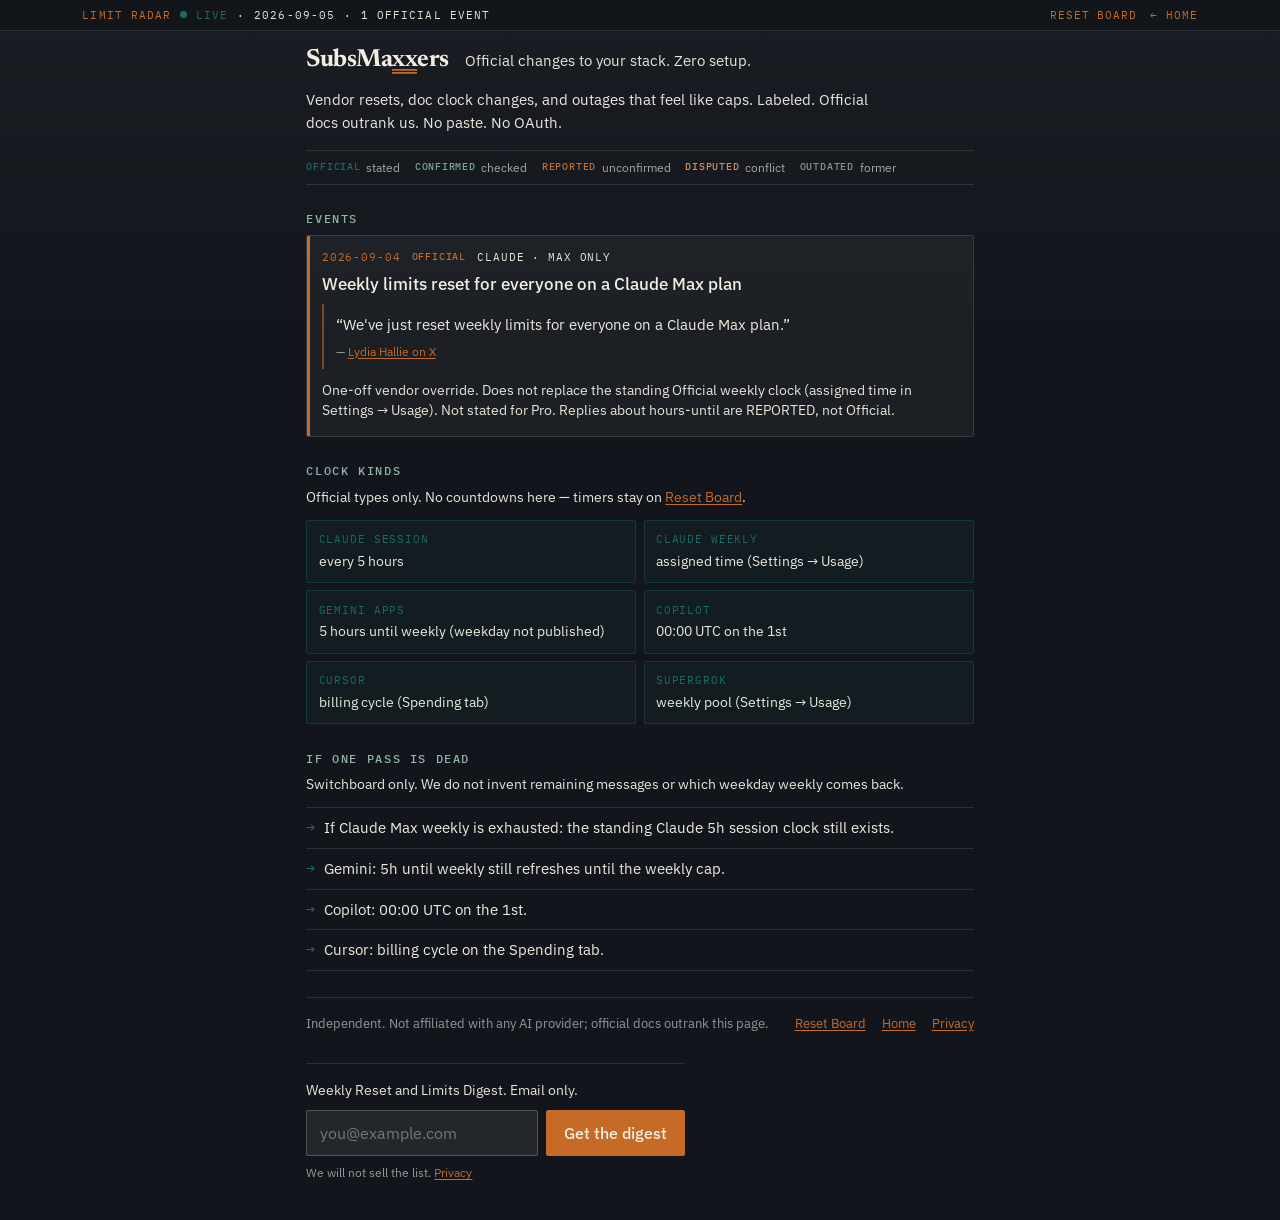
<file: radar.html>
<!DOCTYPE html>
<html lang="en">
<head>
  <meta charset="utf-8">
  <meta name="viewport" content="width=device-width, initial-scale=1">
  <title>Limit Radar — SubsMaxxers</title>
  <meta name="description" content="Official changes to your stack. Zero setup. Vendor resets, doc clock changes, and outages that feel like caps. Labeled. Official docs outrank us.">
  <meta name="robots" content="index, follow">
  <meta name="theme-color" content="#12161C">
  <link rel="canonical" href="https://subsmaxxers.com/radar.html">
  <link rel="alternate" type="text/plain" href="https://subsmaxxers.com/llms.txt" title="llms.txt">
  <link rel="icon" href="assets/favicon.svg" type="image/svg+xml">
  <link rel="icon" href="assets/avatar.png" sizes="512x512" type="image/png">
  <link rel="apple-touch-icon" href="assets/avatar.png">
  <meta property="og:site_name" content="SubsMaxxers">
  <meta property="og:title" content="Limit Radar — SubsMaxxers">
  <meta property="og:description" content="Official changes to your stack. Zero setup. No API keys. No Session started.">
  <meta property="og:url" content="https://subsmaxxers.com/radar.html">
  <meta property="og:image" content="https://subsmaxxers.com/assets/reset-board.png">
  <meta property="og:image:width" content="1200">
  <meta property="og:image:height" content="630">
  <meta property="og:type" content="website">
  <meta property="og:locale" content="en_US">
  <meta name="twitter:card" content="summary_large_image">
  <meta name="twitter:title" content="Limit Radar — SubsMaxxers">
  <meta name="twitter:description" content="Official vendor changes to your stack. Zero setup.">
  <meta name="twitter:image" content="https://subsmaxxers.com/assets/reset-board.png">
  <link rel="preconnect" href="https://fonts.googleapis.com">
  <link rel="preconnect" href="https://fonts.gstatic.com" crossorigin>
  <link href="https://fonts.googleapis.com/css2?family=IBM+Plex+Mono:wght@400;500&family=IBM+Plex+Sans:wght@400;500&family=Newsreader:opsz,wght@6..72,700&display=swap" rel="stylesheet">
  <link rel="stylesheet" href="styles.css">
</head>
<body class="reset-page radar-page">
  <a class="skip" href="#events">Skip to events</a>

  <header class="reset-topbar">
    <div class="reset-topbar-inner">
      <p class="reset-status">
        <span>LIMIT RADAR</span>
        <span class="dot-live" aria-hidden="true"></span>
        <span class="live-word">LIVE</span>
        <span aria-hidden="true">·</span>
        <time datetime="2026-09-05">2026-09-05</time>
        <span aria-hidden="true">·</span>
        <span>1 OFFICIAL EVENT</span>
      </p>
      <nav class="reset-top-nav">
        <a class="reset-home" href="reset.html">Reset Board</a>
        <a class="reset-home" href="/">← Home</a>
      </nav>
    </div>
  </header>

  <main class="board-wrap">
    <div class="reset-ident">
      <h1 class="wordmark">SubsMa<span class="xx">xx</span>ers</h1>
      <p class="one-line">Official changes to your stack. Zero setup.</p>
    </div>

    <p class="radar-lede">Vendor resets, doc clock changes, and outages that feel like caps. Labeled. Official docs outrank us. No paste. No OAuth.</p>

    <ul class="legend" aria-label="Verification labels">
      <li><span class="badge badge-official">OFFICIAL</span> stated</li>
      <li><span class="badge badge-confirmed">CONFIRMED</span> checked</li>
      <li><span class="badge badge-reported">REPORTED</span> unconfirmed</li>
      <li><span class="badge badge-disputed">DISPUTED</span> conflict</li>
      <li><span class="badge badge-outdated">OUTDATED</span> former</li>
    </ul>

    <section id="events" aria-labelledby="events-title">
      <h2 id="events-title" class="radar-section-title">Events</h2>
      <div class="radar-log">
        <article class="radar-event" id="e-claude-max-weekly-reset-oneoff-2026-09-04">
          <header class="radar-event-head">
            <time datetime="2026-09-04">2026-09-04</time>
            <span class="badge badge-official">OFFICIAL</span>
            <span class="radar-event-provider">Claude · Max only</span>
          </header>
          <h3>Weekly limits reset for everyone on a Claude Max plan</h3>
          <blockquote class="radar-quote">
            <p>“We've just reset weekly limits for everyone on a Claude Max plan.”</p>
            <footer>— <a href="https://x.com/lydiahallie/status/2095967323412930677">Lydia Hallie on X</a></footer>
          </blockquote>
          <p class="radar-note">One-off vendor override. Does not replace the standing Official weekly clock (assigned time in Settings → Usage). Not stated for Pro. Replies about hours-until are REPORTED, not Official.</p>
        </article>
      </div>
    </section>

    <section id="clock-kinds" aria-labelledby="kinds-title">
      <h2 id="kinds-title" class="radar-section-title">Clock kinds</h2>
      <p class="radar-section-lede">Official types only. No countdowns here — timers stay on <a href="reset.html">Reset Board</a>.</p>
      <ul class="kind-grid">
        <li>
          <a class="kind-chip" href="reset.html#r-claude-pro-max-session-5h-2026-09-01">
            <span class="kind-name">Claude session</span>
            <span class="kind-fact">every 5 hours</span>
          </a>
        </li>
        <li>
          <a class="kind-chip" href="reset.html#r-claude-pro-max-weekly-assigned-2026-09-01">
            <span class="kind-name">Claude weekly</span>
            <span class="kind-fact">assigned time (Settings → Usage)</span>
          </a>
        </li>
        <li>
          <a class="kind-chip" href="reset.html#r-gemini-apps-compute-5h-2026-09-01">
            <span class="kind-name">Gemini Apps</span>
            <span class="kind-fact">5 hours until weekly (weekday not published)</span>
          </a>
        </li>
        <li>
          <a class="kind-chip" href="reset.html#r-github-copilot-individuals-monthly-utc-2026-09-01">
            <span class="kind-name">Copilot</span>
            <span class="kind-fact">00:00 UTC on the 1st</span>
          </a>
        </li>
        <li>
          <a class="kind-chip" href="reset.html#r-cursor-billing-cycle-monthly-2026-09-01">
            <span class="kind-name">Cursor</span>
            <span class="kind-fact">billing cycle (Spending tab)</span>
          </a>
        </li>
        <li>
          <a class="kind-chip" href="reset.html#r-grok-supergrok-weekly-pool-2026-09-03">
            <span class="kind-name">SuperGrok</span>
            <span class="kind-fact">weekly pool (Settings → Usage)</span>
          </a>
        </li>
      </ul>
    </section>

    <section id="switchboard" aria-labelledby="switch-title">
      <h2 id="switch-title" class="radar-section-title">If one pass is dead</h2>
      <p class="radar-section-lede">Switchboard only. We do not invent remaining messages or which weekday weekly comes back.</p>
      <ul class="switch-list">
        <li>If Claude Max weekly is exhausted: the standing Claude 5h session clock still exists.</li>
        <li>Gemini: 5h until weekly still refreshes until the weekly cap.</li>
        <li>Copilot: 00:00 UTC on the 1st.</li>
        <li>Cursor: billing cycle on the Spending tab.</li>
      </ul>
    </section>

    <footer class="foot">
      <span>Independent. Not affiliated with any AI provider; official docs outrank this page.</span>
      <nav>
        <a href="reset.html">Reset Board</a>
        <a href="/">Home</a>
        <a href="privacy.html">Privacy</a>
      </nav>
      <form class="digest-form radar-digest" action="mailto:hello@subsmaxxers.com" method="get" enctype="text/plain">
        <input type="hidden" name="subject" value="Reset and Limits Digest — subscribe">
        <label class="sr" for="digest-email">Email</label>
        <p class="radar-digest-label">Weekly Reset and Limits Digest. Email only.</p>
        <div class="row">
          <input id="digest-email" name="body" type="email" autocomplete="email" required placeholder="you@example.com">
          <button class="btn" type="submit">Get the digest</button>
        </div>
        <p class="fine">We will not sell the list. <a href="privacy.html">Privacy</a></p>
      </form>
    </footer>
  </main>
</body>
</html>
</file>
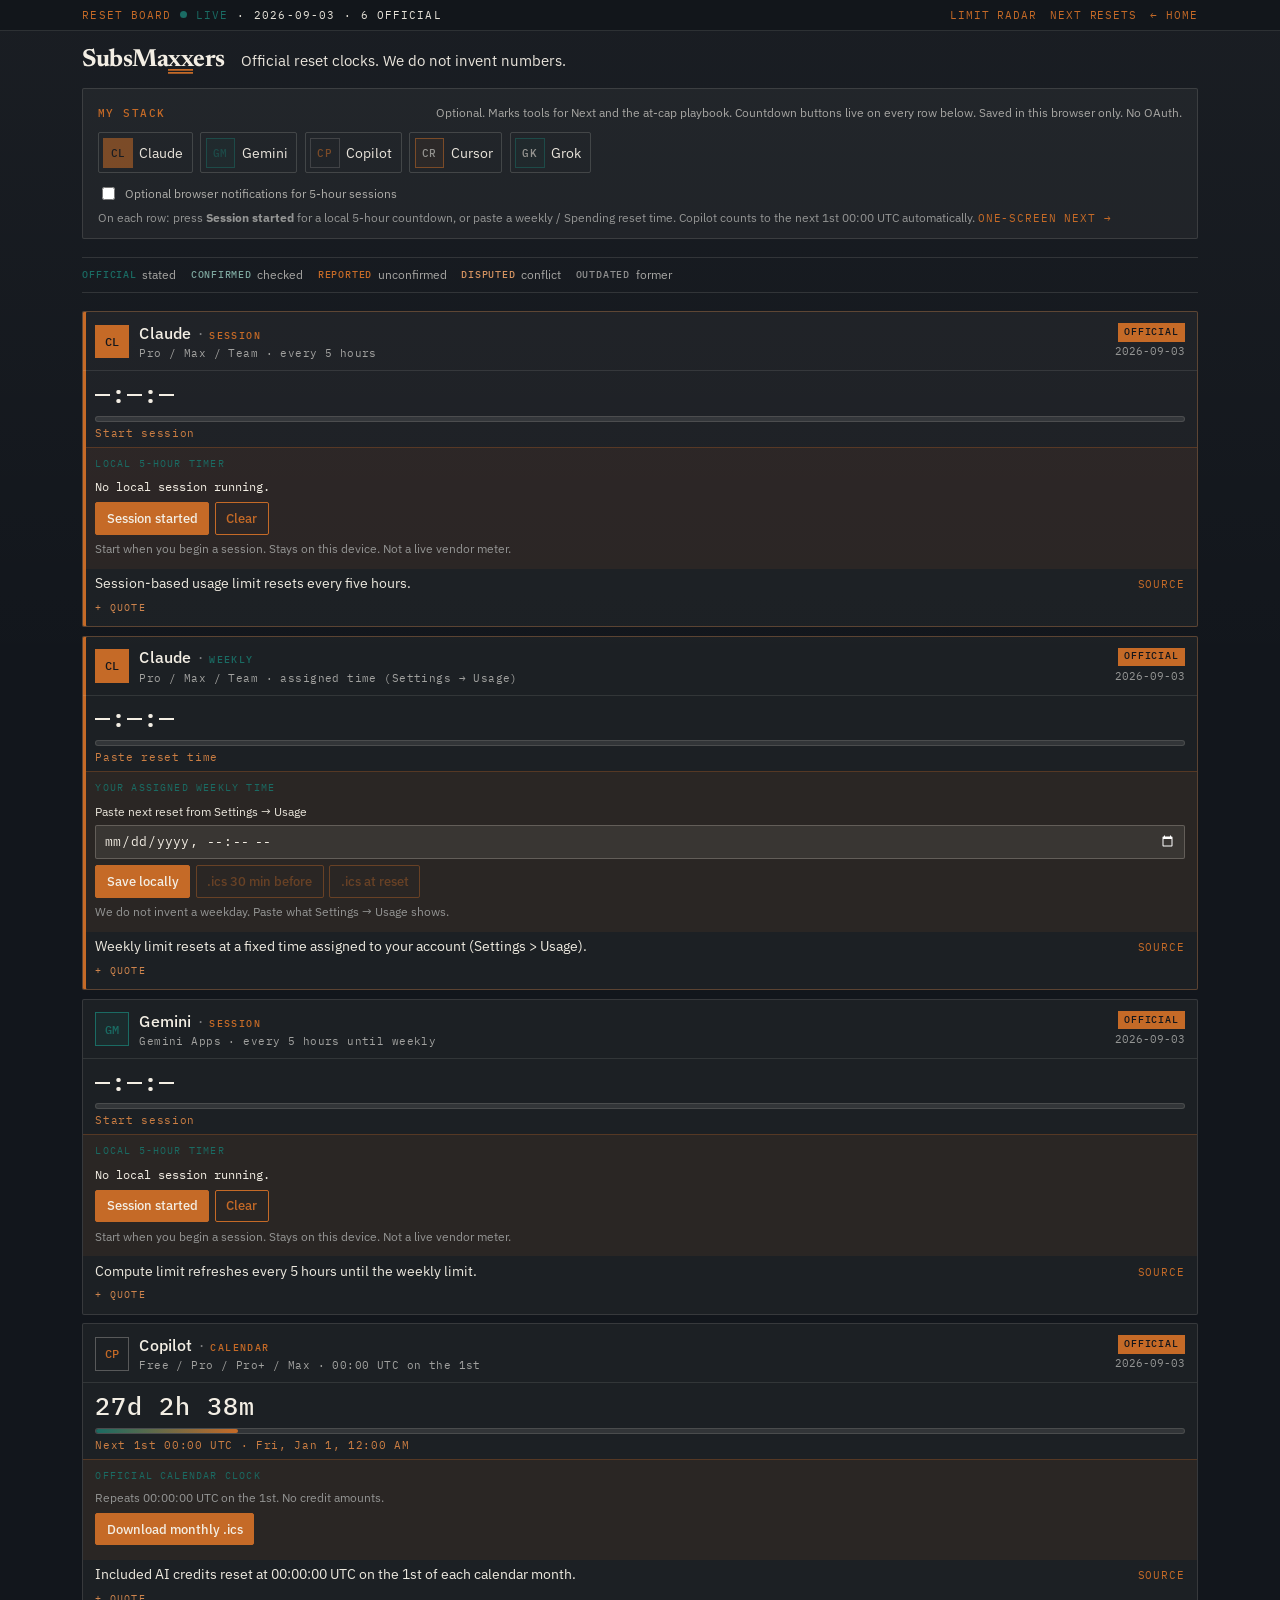
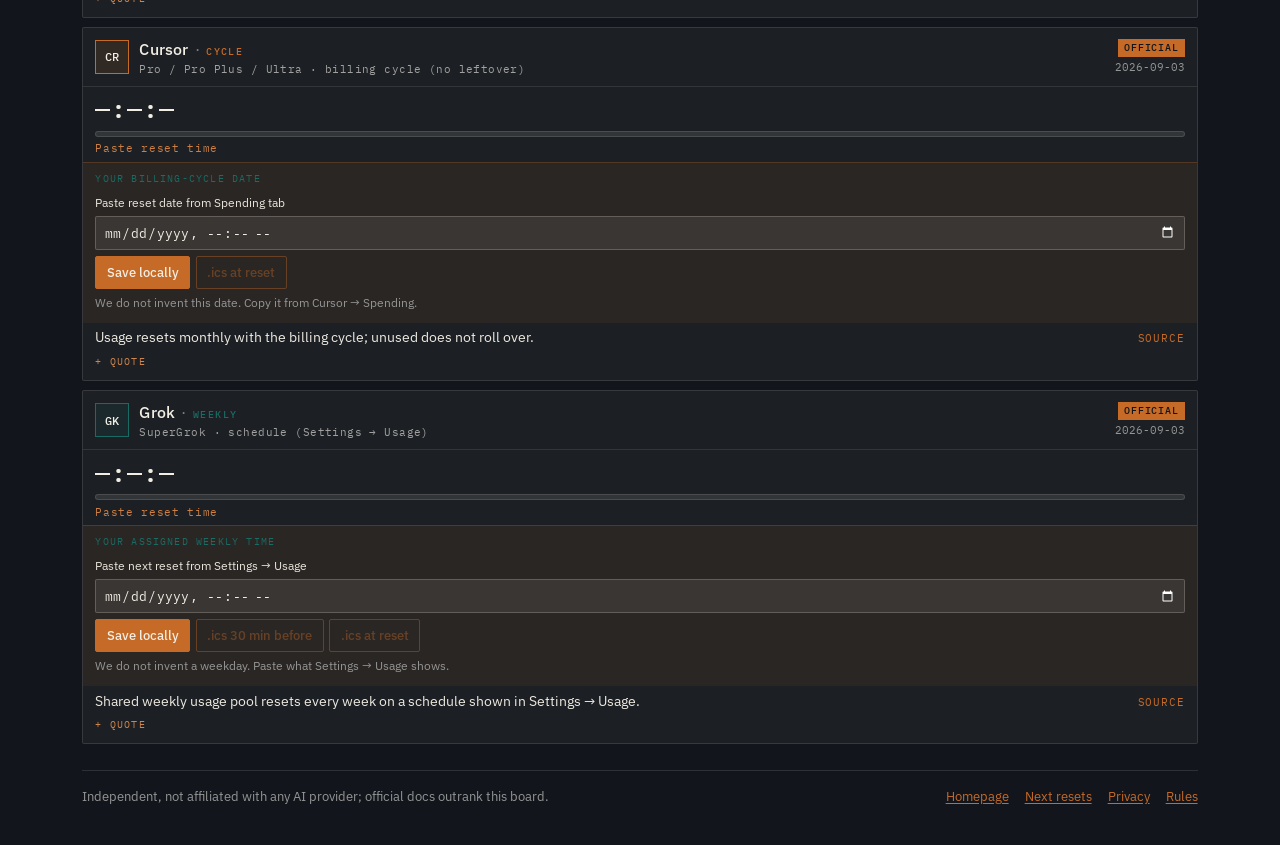
<file: reset.html>
<!DOCTYPE html>
<html lang="en">
<head>
  <meta charset="utf-8">
  <meta name="viewport" content="width=device-width, initial-scale=1">
  <title>Reset Board — SubsMaxxers</title>
  <meta name="description" content="Official usage-reset clocks for paid AI plans. Independent. Labeled and sourced. Official docs outrank us.">
  <meta name="robots" content="index, follow">
  <meta name="theme-color" content="#12161C">
  <link rel="canonical" href="https://subsmaxxers.com/reset.html">
  <link rel="alternate" type="text/plain" href="https://subsmaxxers.com/llms.txt" title="llms.txt">
  <link rel="icon" href="assets/favicon.svg" type="image/svg+xml">
  <link rel="icon" href="assets/avatar.png" sizes="512x512" type="image/png">
  <link rel="apple-touch-icon" href="assets/avatar.png">
  <meta property="og:site_name" content="SubsMaxxers">
  <meta property="og:title" content="Reset Board — SubsMaxxers">
  <meta property="og:description" content="Official usage-reset clocks for paid AI plans. Independent. Labeled and sourced.">
  <meta property="og:url" content="https://subsmaxxers.com/reset.html">
  <meta property="og:image" content="https://subsmaxxers.com/assets/reset-board.png">
  <meta property="og:image:width" content="1200">
  <meta property="og:image:height" content="630">
  <meta property="og:type" content="website">
  <meta property="og:locale" content="en_US">
  <meta name="twitter:card" content="summary_large_image">
  <meta name="twitter:title" content="Reset Board — SubsMaxxers">
  <meta name="twitter:description" content="Official usage-reset clocks. Independent. Official docs outrank us.">
  <meta name="twitter:image" content="https://subsmaxxers.com/assets/reset-board.png">
  <link rel="preconnect" href="https://fonts.googleapis.com">
  <link rel="preconnect" href="https://fonts.gstatic.com" crossorigin>
  <link href="https://fonts.googleapis.com/css2?family=IBM+Plex+Mono:wght@400;500&family=IBM+Plex+Sans:wght@400;500&family=Newsreader:opsz,wght@6..72,700&display=swap" rel="stylesheet">
  <link rel="stylesheet" href="styles.css">
</head>
<body class="reset-page">
  <a class="skip" href="#board">Skip to board</a>

  <header class="reset-topbar">
    <div class="reset-topbar-inner">
      <p class="reset-status">
        <span>RESET BOARD</span>
        <span class="dot-live" aria-hidden="true"></span>
        <span class="live-word">LIVE</span>
        <span aria-hidden="true">·</span>
        <time datetime="2026-09-03" id="board-date">2026-09-03</time>
        <span aria-hidden="true">·</span>
        <span id="board-count">6 OFFICIAL</span>
      </p>
      <nav class="reset-top-nav">
        <a class="reset-home" href="radar.html">Limit Radar</a>
        <a class="reset-home" href="next.html">Next resets</a>
        <a class="reset-home" href="/">← Home</a>
      </nav>
    </div>
  </header>

  <main class="board-wrap">
    <div class="reset-ident">
      <h1 class="wordmark">SubsMa<span class="xx">xx</span>ers</h1>
      <p class="one-line">Official reset clocks. We do not invent numbers.</p>
    </div>

    <div id="change-banner" class="change-banner" hidden></div>
    <p id="stack-live" class="stack-live" aria-live="polite"></p>

    <section class="stack-strip" aria-label="My stack">
      <div class="stack-strip-head">
        <h2>My stack</h2>
        <p>Optional. Marks tools for Next and the at-cap playbook. Countdown buttons live on every row below. Saved in this browser only. No OAuth.</p>
      </div>
      <div id="stack-toggles" class="stack-toggles"></div>
      <label class="stack-notify-row">
        <input type="checkbox" id="stack-notify">
        Optional browser notifications for 5-hour sessions
      </label>
      <p class="tool-fine">On each row: press <strong>Session started</strong> for a local 5-hour countdown, or paste a weekly / Spending reset time. Copilot counts to the next 1st 00:00 UTC automatically. <a class="stack-next-link" href="next.html">One-screen next →</a></p>
    </section>

    <ul class="legend" aria-label="Verification labels">
      <li><span class="badge badge-official">OFFICIAL</span> stated</li>
      <li><span class="badge badge-confirmed">CONFIRMED</span> checked</li>
      <li><span class="badge badge-reported">REPORTED</span> unconfirmed</li>
      <li><span class="badge badge-disputed">DISPUTED</span> conflict</li>
      <li><span class="badge badge-outdated">OUTDATED</span> former</li>
    </ul>

    <section id="board" aria-labelledby="board-title">
      <h2 id="board-title" class="sr">Official reset clocks</h2>
      <p class="reset-empty" id="board-empty" hidden>No live Official rows on this board yet. Official documentation still outranks us. This should not happen on launch — if you see this, the data file did not load any public clocks.</p>
      <div class="board-list" id="board-rows">

        <article class="reset-row" id="r-claude-pro-max-session-5h-2026-09-01" data-id="r-claude-pro-max-session-5h-2026-09-01" data-provider="claude" data-kind="session">
          <header class="row-head">
            <span class="tile tile-cl" aria-hidden="true">CL</span>
            <div class="row-id">
              <h3>Claude <span class="row-sep" aria-hidden="true">·</span> <span class="row-kind">SESSION</span></h3>
              <p class="row-plan">Pro / Max / Team · every 5 hours</p>
            </div>
            <div class="row-meta">
              <span class="badge badge-official">OFFICIAL</span>
              <time datetime="2026-09-03">2026-09-03</time>
            </div>
          </header>
          <div class="row-hero">
            <p class="row-countdown" data-row-countdown="r-claude-pro-max-session-5h-2026-09-01" aria-live="polite">—:—:—</p>
            <div class="row-progress" role="progressbar" aria-valuemin="0" aria-valuemax="100" aria-valuenow="0" data-row-progress="r-claude-pro-max-session-5h-2026-09-01">
              <div class="row-progress-fill" data-row-progress-fill="r-claude-pro-max-session-5h-2026-09-01" style="width:0%"></div>
            </div>
            <p class="row-hint" data-row-hint="r-claude-pro-max-session-5h-2026-09-01">Start session</p>
          </div>
          <div class="row-sub">
            <p class="row-fact">Session-based usage limit resets every five hours.</p>
            <a class="clock-source" href="https://support.claude.com/en/articles/8325606-what-is-the-pro-plan">source</a>
            <details class="clock-quote">
              <summary>quote</summary>
              <blockquote>
                <p>“Your session-based usage limit will reset every five hours.”</p>
                <footer>— <a href="https://support.claude.com/en/articles/8325606-what-is-the-pro-plan">What is the Pro plan? — Anthropic Help Center</a>, retrieved 2026-09-03</footer>
              </blockquote>
            </details>
          </div>
        </article>

        <article class="reset-row" id="r-claude-pro-max-weekly-assigned-2026-09-01" data-id="r-claude-pro-max-weekly-assigned-2026-09-01" data-provider="claude" data-kind="weekly">
          <header class="row-head">
            <span class="tile tile-cl" aria-hidden="true">CL</span>
            <div class="row-id">
              <h3>Claude <span class="row-sep" aria-hidden="true">·</span> <span class="row-kind kicker-teal">WEEKLY</span></h3>
              <p class="row-plan">Pro / Max / Team · assigned time (Settings → Usage)</p>
            </div>
            <div class="row-meta">
              <span class="badge badge-official">OFFICIAL</span>
              <time datetime="2026-09-03">2026-09-03</time>
            </div>
          </header>
          <div class="row-hero">
            <p class="row-countdown" data-row-countdown="r-claude-pro-max-weekly-assigned-2026-09-01" aria-live="polite">—:—:—</p>
            <div class="row-progress" role="progressbar" aria-valuemin="0" aria-valuemax="100" aria-valuenow="0" data-row-progress="r-claude-pro-max-weekly-assigned-2026-09-01">
              <div class="row-progress-fill" data-row-progress-fill="r-claude-pro-max-weekly-assigned-2026-09-01" style="width:0%"></div>
            </div>
            <p class="row-hint" data-row-hint="r-claude-pro-max-weekly-assigned-2026-09-01">Paste reset time</p>
          </div>
          <div class="row-sub">
            <p class="row-fact">Weekly limit resets at a fixed time assigned to your account (Settings &gt; Usage).</p>
            <a class="clock-source" href="https://support.claude.com/en/articles/8325606-what-is-the-pro-plan">source</a>
            <details class="clock-quote">
              <summary>quote</summary>
              <blockquote>
                <p>“Pro plans also have a weekly usage limit that applies across all models. Weekly limits reset at a fixed time each week that is assigned to your account. Your reset day and time stay the same regardless of when you start using Claude or when your subscription begins, and you receive your full weekly allowance each cycle. You can see your next reset time in Settings &gt; Usage.”</p>
                <footer>— <a href="https://support.claude.com/en/articles/8325606-what-is-the-pro-plan">What is the Pro plan? — Anthropic Help Center</a>, retrieved 2026-09-03</footer>
              </blockquote>
            </details>
          </div>
        </article>

        <article class="reset-row" id="r-gemini-apps-compute-5h-2026-09-01" data-id="r-gemini-apps-compute-5h-2026-09-01" data-provider="gemini" data-kind="session">
          <header class="row-head">
            <span class="tile tile-gm" aria-hidden="true">GM</span>
            <div class="row-id">
              <h3>Gemini <span class="row-sep" aria-hidden="true">·</span> <span class="row-kind">SESSION</span></h3>
              <p class="row-plan">Gemini Apps · every 5 hours until weekly</p>
            </div>
            <div class="row-meta">
              <span class="badge badge-official">OFFICIAL</span>
              <time datetime="2026-09-03">2026-09-03</time>
            </div>
          </header>
          <div class="row-hero">
            <p class="row-countdown" data-row-countdown="r-gemini-apps-compute-5h-2026-09-01" aria-live="polite">—:—:—</p>
            <div class="row-progress" role="progressbar" aria-valuemin="0" aria-valuemax="100" aria-valuenow="0" data-row-progress="r-gemini-apps-compute-5h-2026-09-01">
              <div class="row-progress-fill" data-row-progress-fill="r-gemini-apps-compute-5h-2026-09-01" style="width:0%"></div>
            </div>
            <p class="row-hint" data-row-hint="r-gemini-apps-compute-5h-2026-09-01">Start session</p>
          </div>
          <div class="row-sub">
            <p class="row-fact">Compute limit refreshes every 5 hours until the weekly limit.</p>
            <a class="clock-source" href="https://support.google.com/gemini/answer/16275805">source</a>
            <details class="clock-quote">
              <summary>quote</summary>
              <blockquote>
                <p>“Your limit refreshes every 5 hours until you reach your weekly limit.”</p>
                <footer>— <a href="https://support.google.com/gemini/answer/16275805">Gemini Apps limits &amp; upgrades for Google AI subscribers — Gemini Apps Help</a>, retrieved 2026-09-03</footer>
              </blockquote>
            </details>
          </div>
        </article>

        <article class="reset-row" id="r-github-copilot-individuals-monthly-utc-2026-09-01" data-id="r-github-copilot-individuals-monthly-utc-2026-09-01" data-provider="copilot" data-kind="copilot">
          <header class="row-head">
            <span class="tile tile-cp" aria-hidden="true">CP</span>
            <div class="row-id">
              <h3>Copilot <span class="row-sep" aria-hidden="true">·</span> <span class="row-kind">CALENDAR</span></h3>
              <p class="row-plan">Free / Pro / Pro+ / Max · 00:00 UTC on the 1st</p>
            </div>
            <div class="row-meta">
              <span class="badge badge-official">OFFICIAL</span>
              <time datetime="2026-09-03">2026-09-03</time>
            </div>
          </header>
          <div class="row-hero">
            <p class="row-countdown" data-row-countdown="r-github-copilot-individuals-monthly-utc-2026-09-01" aria-live="polite">—:—:—</p>
            <div class="row-progress" role="progressbar" aria-valuemin="0" aria-valuemax="100" aria-valuenow="0" data-row-progress="r-github-copilot-individuals-monthly-utc-2026-09-01">
              <div class="row-progress-fill" data-row-progress-fill="r-github-copilot-individuals-monthly-utc-2026-09-01" style="width:0%"></div>
            </div>
            <p class="row-hint" data-row-hint="r-github-copilot-individuals-monthly-utc-2026-09-01">Next 1st 00:00 UTC</p>
          </div>
          <div class="row-sub">
            <p class="row-fact">Included AI credits reset at 00:00:00 UTC on the 1st of each calendar month.</p>
            <a class="clock-source" href="https://docs.github.com/en/copilot/concepts/billing/usage-based-billing-for-individuals">source</a>
            <details class="clock-quote">
              <summary>quote</summary>
              <blockquote>
                <p>“Included AI credits do not carry over between months. Unused credits are forfeited, and your allowance resets to the full monthly amount at 00:00:00 UTC on the first day of each calendar month. This reset date is fixed and does not change based on your subscription billing date.”</p>
                <footer>— <a href="https://docs.github.com/en/copilot/concepts/billing/usage-based-billing-for-individuals">Usage-based billing for individuals — GitHub Docs</a>, retrieved 2026-09-03</footer>
              </blockquote>
            </details>
          </div>
        </article>

        <article class="reset-row" id="r-cursor-billing-cycle-monthly-2026-09-01" data-id="r-cursor-billing-cycle-monthly-2026-09-01" data-provider="cursor" data-kind="cursor">
          <header class="row-head">
            <span class="tile tile-cr" aria-hidden="true">CR</span>
            <div class="row-id">
              <h3>Cursor <span class="row-sep" aria-hidden="true">·</span> <span class="row-kind">CYCLE</span></h3>
              <p class="row-plan">Pro / Pro Plus / Ultra · billing cycle (no leftover)</p>
            </div>
            <div class="row-meta">
              <span class="badge badge-official">OFFICIAL</span>
              <time datetime="2026-09-03">2026-09-03</time>
            </div>
          </header>
          <div class="row-hero">
            <p class="row-countdown" data-row-countdown="r-cursor-billing-cycle-monthly-2026-09-01" aria-live="polite">—:—:—</p>
            <div class="row-progress" role="progressbar" aria-valuemin="0" aria-valuemax="100" aria-valuenow="0" data-row-progress="r-cursor-billing-cycle-monthly-2026-09-01">
              <div class="row-progress-fill" data-row-progress-fill="r-cursor-billing-cycle-monthly-2026-09-01" style="width:0%"></div>
            </div>
            <p class="row-hint" data-row-hint="r-cursor-billing-cycle-monthly-2026-09-01">Paste reset time</p>
          </div>
          <div class="row-sub">
            <p class="row-fact">Usage resets monthly with the billing cycle; unused does not roll over.</p>
            <a class="clock-source" href="https://cursor.com/help/models-and-usage/usage-limits">source</a>
            <details class="clock-quote">
              <summary>quote</summary>
              <blockquote>
                <p>“Usage resets monthly with your billing cycle. Unused usage does not roll over. The reset date is shown on the Spending tab.”</p>
                <footer>— <a href="https://cursor.com/help/models-and-usage/usage-limits">Usage and limits — Cursor Help</a>, retrieved 2026-09-03</footer>
              </blockquote>
            </details>
          </div>
        </article>

        <article class="reset-row" id="r-grok-supergrok-weekly-pool-2026-09-03" data-id="r-grok-supergrok-weekly-pool-2026-09-03" data-provider="grok" data-kind="weekly">
          <header class="row-head">
            <span class="tile tile-gk" aria-hidden="true">GK</span>
            <div class="row-id">
              <h3>Grok <span class="row-sep" aria-hidden="true">·</span> <span class="row-kind kicker-teal">WEEKLY</span></h3>
              <p class="row-plan">SuperGrok · schedule (Settings → Usage)</p>
            </div>
            <div class="row-meta">
              <span class="badge badge-official">OFFICIAL</span>
              <time datetime="2026-09-03">2026-09-03</time>
            </div>
          </header>
          <div class="row-hero">
            <p class="row-countdown" data-row-countdown="r-grok-supergrok-weekly-pool-2026-09-03" aria-live="polite">—:—:—</p>
            <div class="row-progress" role="progressbar" aria-valuemin="0" aria-valuemax="100" aria-valuenow="0" data-row-progress="r-grok-supergrok-weekly-pool-2026-09-03">
              <div class="row-progress-fill" data-row-progress-fill="r-grok-supergrok-weekly-pool-2026-09-03" style="width:0%"></div>
            </div>
            <p class="row-hint" data-row-hint="r-grok-supergrok-weekly-pool-2026-09-03">Paste reset time</p>
          </div>
          <div class="row-sub">
            <p class="row-fact">Shared weekly usage pool resets every week on a schedule shown in Settings → Usage.</p>
            <a class="clock-source" href="https://docs.x.ai/grok/faq">source</a>
            <details class="clock-quote">
              <summary>quote</summary>
              <blockquote>
                <p>“The usage pool limit resets every week on a schedule shown in the Usage tab in Settings.”</p>
                <footer>— <a href="https://docs.x.ai/grok/faq">FAQ - Grok Website / Apps — xAI Docs</a>, retrieved 2026-09-03</footer>
              </blockquote>
            </details>
          </div>
        </article>

      </div>
    </section>
<section id="playbook" class="playbook" hidden></section>

    <footer class="foot">
      <span>Independent, not affiliated with any AI provider; official docs outrank this board.</span>
      <nav>
        <a href="/">Homepage</a>
        <a href="next.html">Next resets</a>
        <a href="privacy.html">Privacy</a>
        <a href="guidelines.html">Rules</a>
      </nav>
    </footer>
  </main>

  <script src="stack.js"></script>
  <script>
    (function () {
      var emptyEl = document.getElementById("board-empty");
      var listEl = document.getElementById("board-rows");
      var countEl = document.getElementById("board-count");
      var dateEl = document.getElementById("board-date");

      function bootStack(generatedAt) {
        if (window.SubsMaxxersStack) {
          SubsMaxxersStack.initResetPage({ generatedAt: generatedAt || (dateEl && dateEl.textContent) || "" });
        }
      }
      bootStack(dateEl && dateEl.textContent);

      var ROWS = [
        {
          id: "r-claude-pro-max-session-5h-2026-09-01",
          letter: "CL",
          tile: "tile-cl",
          name: "Claude",
          providerKey: "claude",
          kind: "SESSION",
          kindClass: "",
          toolKind: "session",
          planShort: "Pro / Max / Team",
          label: "every 5 hours"
        },
        {
          id: "r-claude-pro-max-weekly-assigned-2026-09-01",
          letter: "CL",
          tile: "tile-cl",
          name: "Claude",
          providerKey: "claude",
          kind: "WEEKLY",
          kindClass: "kicker-teal",
          toolKind: "weekly",
          planShort: "Pro / Max / Team",
          label: "assigned time (Settings → Usage)"
        },
        {
          id: "r-gemini-apps-compute-5h-2026-09-01",
          letter: "GM",
          tile: "tile-gm",
          name: "Gemini",
          providerKey: "gemini",
          kind: "SESSION",
          kindClass: "",
          toolKind: "session",
          planShort: "Gemini Apps",
          label: "every 5 hours until weekly"
        },
        {
          id: "r-github-copilot-individuals-monthly-utc-2026-09-01",
          letter: "CP",
          tile: "tile-cp",
          name: "Copilot",
          providerKey: "copilot",
          kind: "CALENDAR",
          kindClass: "",
          toolKind: "copilot",
          planShort: "Free / Pro / Pro+ / Max",
          label: "00:00 UTC on the 1st"
        },
        {
          id: "r-cursor-billing-cycle-monthly-2026-09-01",
          letter: "CR",
          tile: "tile-cr",
          name: "Cursor",
          providerKey: "cursor",
          kind: "CYCLE",
          kindClass: "",
          toolKind: "cursor",
          planShort: "Pro / Pro Plus / Ultra",
          label: "billing cycle (no leftover)"
        },
        {
          id: "r-grok-supergrok-weekly-pool-2026-09-03",
          letter: "GK",
          tile: "tile-gk",
          name: "Grok",
          providerKey: "grok",
          kind: "WEEKLY",
          kindClass: "kicker-teal",
          toolKind: "weekly",
          planShort: "SuperGrok",
          label: "schedule (Settings → Usage)"
        }
      ];

      function esc(s) {
        return String(s == null ? "" : s)
          .replace(/&/g, "&amp;")
          .replace(/</g, "&lt;")
          .replace(/>/g, "&gt;")
          .replace(/"/g, "&quot;");
      }

      function isPublicLive(row) {
        if (!row || row.example === true) return false;
        if (!row.reset_kind || row.reset_kind === "unknown") return false;
        var plan = (row.plan || "").trim();
        if (!plan || /not specified/i.test(plan)) return false;
        return true;
      }

      function placeholderFor(toolKind) {
        if (toolKind === "session") return "Start session";
        if (toolKind === "copilot") return "Next 1st 00:00 UTC";
        return "Paste reset time";
      }

      function renderRow(cfg, row) {
        var src = row.official_source || {};
        var url = src.url || "";
        var quote = src.quote || "";
        var retrieved = src.retrieved_date || row.last_verified_date || "";
        var title = src.title || row.source_display || "Source";
        var verified = row.last_verified_date || "";
        var status = row.verification_status || "OFFICIAL";
        var badgeClass = "badge badge-" + String(status).toLowerCase();
        var kindClass = "row-kind" + (cfg.kindClass ? " " + cfg.kindClass : "");
        var fact = row.reset_fact || cfg.label;
        var srcLink = url
          ? '<a class="clock-source" href="' + esc(url) + '">source</a>'
          : "";
        var quoteLink = url
          ? '<a href="' + esc(url) + '">' + esc(title) + "</a>"
          : esc(title);
        return (
          '<article class="reset-row" id="' + esc(row.id) + '" data-id="' + esc(row.id) +
            '" data-provider="' + esc(cfg.providerKey) + '" data-kind="' + esc(cfg.toolKind) + '">' +
            '<header class="row-head">' +
              '<span class="tile ' + esc(cfg.tile) + '" aria-hidden="true">' + esc(cfg.letter) + "</span>" +
              '<div class="row-id">' +
                "<h3>" + esc(cfg.name) +
                  ' <span class="row-sep" aria-hidden="true">·</span> ' +
                  '<span class="' + kindClass + '">' + esc(cfg.kind) + "</span>" +
                "</h3>" +
                '<p class="row-plan">' + esc(cfg.planShort) + " · " + esc(cfg.label) + "</p>" +
              "</div>" +
              '<div class="row-meta">' +
                '<span class="' + esc(badgeClass) + '">' + esc(status) + "</span>" +
                (verified ? '<time datetime="' + esc(verified) + '">' + esc(verified) + "</time>" : "") +
              "</div>" +
            "</header>" +
            '<div class="row-hero">' +
              '<p class="row-countdown" data-row-countdown="' + esc(row.id) + '" aria-live="polite">—:—:—</p>' +
              '<div class="row-progress" role="progressbar" aria-valuemin="0" aria-valuemax="100" aria-valuenow="0" data-row-progress="' + esc(row.id) + '">' +
                '<div class="row-progress-fill" data-row-progress-fill="' + esc(row.id) + '" style="width:0%"></div>' +
              "</div>" +
              '<p class="row-hint" data-row-hint="' + esc(row.id) + '">' + esc(placeholderFor(cfg.toolKind)) + "</p>" +
            "</div>" +
            '<div class="row-sub">' +
              '<p class="row-fact">' + esc(fact) + "</p>" +
              srcLink +
              '<details class="clock-quote">' +
                "<summary>quote</summary>" +
                "<blockquote>" +
                  "<p>“" + esc(quote) + "”</p>" +
                  "<footer>— " + quoteLink + ", retrieved " + esc(retrieved) + "</footer>" +
                "</blockquote>" +
              "</details>" +
            "</div>" +
          "</article>"
        );
      }

      fetch("reset-data.json", { cache: "no-store" })
        .then(function (res) {
          if (!res.ok) throw new Error("reset-data.json " + res.status);
          return res.json();
        })
        .then(function (data) {
          var rows = (data.reports || []).filter(isPublicLive);
          if (!rows.length) {
            listEl.hidden = true;
            emptyEl.hidden = false;
            countEl.textContent = "0 OFFICIAL";
            bootStack(data.generated_at || dateEl.textContent);
            return;
          }
          var byId = {};
          for (var i = 0; i < rows.length; i++) byId[rows[i].id] = rows[i];
          var htmlOut = "";
          for (var r = 0; r < ROWS.length; r++) {
            var cfg = ROWS[r];
            var row = byId[cfg.id];
            if (!row) continue;
            htmlOut += renderRow(cfg, row);
          }
          if (!htmlOut) {
            listEl.hidden = true;
            emptyEl.hidden = false;
            countEl.textContent = "0 OFFICIAL";
            bootStack(data.generated_at || dateEl.textContent);
            return;
          }
          emptyEl.hidden = true;
          listEl.hidden = false;
          listEl.innerHTML = htmlOut;
          countEl.textContent = rows.length + " OFFICIAL";
          if (data.generated_at) {
            dateEl.setAttribute("datetime", data.generated_at);
            dateEl.textContent = data.generated_at;
          }
          bootStack(data.generated_at || dateEl.textContent);
        })
        .catch(function () {
          /* Keep the static HTML fallback. */
          bootStack(dateEl.textContent);
        });
    })();
  </script>
</body>
</file>
<file: styles.css>
/* SubsMaxxers — one-screen TLDR. Brand: ink / bone / copper. */
:root {
  --ink: #12161C;
  --bone: #F3EEE4;
  --copper: #C56A27;
  --teal: #1A6B63;
  --graphite: #3D424A;
  --mist: #D4D0C8;
  --font-display: "Newsreader", "Iowan Old Style", Georgia, serif;
  --font-sans: "IBM Plex Sans", "Segoe UI", sans-serif;
  --font-mono: "IBM Plex Mono", ui-monospace, monospace;
}

*, *::before, *::after { box-sizing: border-box; }

html { -webkit-text-size-adjust: 100%; }

body {
  margin: 0;
  min-height: 100vh;
  color: var(--bone);
  background: var(--ink);
  font-family: var(--font-sans);
  font-size: 1.05rem;
  line-height: 1.5;
}

a { color: var(--copper); text-underline-offset: 0.14em; }
a:hover { color: color-mix(in srgb, var(--copper) 70%, var(--bone)); }
a:visited { color: var(--copper); }

.skip {
  position: absolute;
  left: 1rem;
  top: -4rem;
  background: var(--copper);
  color: var(--bone);
  padding: 0.4rem 0.7rem;
  text-decoration: none;
}
.skip:focus { top: 0.75rem; }

.sr {
  position: absolute;
  width: 1px;
  height: 1px;
  overflow: hidden;
  clip: rect(0 0 0 0);
}

.wordmark {
  font-family: var(--font-display);
  font-weight: 700;
  letter-spacing: -0.02em;
  line-height: 1.05;
  margin: 0;
}
.wordmark .xx { position: relative; display: inline-block; }
.wordmark .xx::after {
  content: "";
  position: absolute;
  left: 0;
  right: 0;
  bottom: 0.02em;
  height: 0.18em;
  background:
    linear-gradient(var(--copper), var(--copper)) 0 0 / 100% 35% no-repeat,
    linear-gradient(var(--copper), var(--copper)) 0 100% / 100% 35% no-repeat;
  pointer-events: none;
}

/* Home */
.home {
  display: flex;
  align-items: center;
  justify-content: center;
  padding: 3rem 1.25rem 2.5rem;
  background:
    linear-gradient(180deg, rgba(243, 238, 228, 0.04), transparent 36%),
    var(--ink);
}

.sheet {
  width: min(36rem, 100%);
}

.kicker {
  font-family: var(--font-mono);
  font-size: 0.72rem;
  letter-spacing: 0.14em;
  text-transform: uppercase;
  color: color-mix(in srgb, var(--bone) 55%, var(--teal));
  margin: 0 0 0.85rem;
}

.home .wordmark {
  font-size: clamp(3rem, 12vw, 4.6rem);
  color: var(--bone);
}

.tagline {
  margin: 0.55rem 0 0.85rem;
  font-size: 1.2rem;
  color: color-mix(in srgb, var(--bone) 78%, var(--mist));
}
.lede {
  margin: 0 0 1.5rem;
  max-width: 34rem;
  color: color-mix(in srgb, var(--bone) 80%, var(--mist));
}

.tldr {
  margin: 0 0 2rem;
  padding: 0;
  list-style: none;
  border-top: 1px solid color-mix(in srgb, var(--bone) 12%, transparent);
}
.tldr li {
  padding: 0.7rem 0;
  border-bottom: 1px solid color-mix(in srgb, var(--bone) 12%, transparent);
  color: color-mix(in srgb, var(--bone) 86%, var(--mist));
}
.tldr li::before {
  content: "→ ";
  font-family: var(--font-mono);
  color: var(--copper);
}

#digest { scroll-margin-top: 1rem; }
#digest h2 {
  font-family: var(--font-mono);
  font-size: 0.72rem;
  letter-spacing: 0.14em;
  text-transform: uppercase;
  font-weight: 500;
  color: color-mix(in srgb, var(--bone) 55%, var(--teal));
  margin: 0 0 0.4rem;
}
.now { margin: 0 0 1rem; }

.row {
  display: flex;
  flex-wrap: wrap;
  gap: 0.5rem;
}
.row input[type="email"] {
  flex: 1 1 14rem;
  font-family: var(--font-sans);
  font-size: 1rem;
  padding: 0.75rem 0.8rem;
  border: 1px solid color-mix(in srgb, var(--bone) 22%, transparent);
  background: color-mix(in srgb, var(--bone) 8%, transparent);
  color: var(--bone);
  border-radius: 2px;
}
.row input::placeholder { color: color-mix(in srgb, var(--bone) 40%, transparent); }
.row input:focus {
  outline: 2px solid var(--copper);
  outline-offset: 2px;
}

.btn {
  flex: 0 0 auto;
  font-family: var(--font-sans);
  font-size: 1rem;
  font-weight: 500;
  padding: 0.75rem 1.05rem;
  border: 1px solid var(--copper);
  background: var(--copper);
  color: var(--bone);
  border-radius: 2px;
  cursor: pointer;
}
.btn:hover { background: #8F4A1A; border-color: #8F4A1A; }
a.btn { text-decoration: none; display: inline-block; }
#join { margin-bottom: 1.75rem; }

.fine {
  font-size: 0.82rem;
  color: color-mix(in srgb, var(--bone) 50%, var(--graphite));
  margin: 0.7rem 0 0;
}

.foot {
  margin-top: 2.75rem;
  padding-top: 1rem;
  border-top: 1px solid color-mix(in srgb, var(--bone) 12%, transparent);
  display: flex;
  flex-wrap: wrap;
  gap: 0.6rem 1.25rem;
  justify-content: space-between;
  font-size: 0.82rem;
  color: color-mix(in srgb, var(--bone) 48%, var(--graphite));
}
.foot nav { display: flex; gap: 1rem; }

/* Inner pages stay readable */
body.inner {
  color: var(--ink);
  background: var(--bone);
}
body.inner a:visited { color: var(--teal); }

.site-header {
  position: sticky;
  top: 0;
  background: color-mix(in srgb, var(--bone) 92%, transparent);
  border-bottom: 1px solid var(--mist);
}
.nav-wrap {
  max-width: 40rem;
  margin: 0 auto;
  padding: 0.85rem 1.25rem;
  display: flex;
  align-items: center;
  justify-content: space-between;
  gap: 1rem;
}
.nav-brand {
  display: flex;
  align-items: center;
  gap: 0.65rem;
  text-decoration: none;
  color: var(--ink);
}
.nav-brand:visited { color: var(--ink); }
.nav-brand img {
  width: 32px;
  height: 32px;
  border-radius: 50%;
}
.nav-brand .wordmark { font-size: 1.25rem; }
.nav-toggle, .nav-toggle-btn { display: none; }
.site-nav ul {
  display: flex;
  gap: 1rem;
  list-style: none;
  margin: 0;
  padding: 0;
}
.site-nav a {
  color: var(--graphite);
  text-decoration: none;
  font-size: 0.95rem;
}
.site-nav a[aria-current="page"],
.site-nav a:hover { color: var(--ink); }

.page-hero { padding: 2.5rem 1.25rem 0.5rem; }
.page-hero-inner, .article, .footer-inner {
  max-width: 40rem;
  margin: 0 auto;
}
.page-hero h1 {
  font-family: var(--font-display);
  font-size: 2.2rem;
  margin: 0.2rem 0;
}
.eyebrow {
  font-family: var(--font-mono);
  font-size: 0.72rem;
  letter-spacing: 0.12em;
  text-transform: uppercase;
  color: var(--teal);
  margin: 0;
}
.updated { color: var(--graphite); font-size: 0.92rem; }
.article { padding: 1rem 1.25rem 3rem; }
.article h2 { font-size: 1.15rem; margin: 1.75rem 0 0.5rem; }
.article ul { padding-left: 1.2rem; }

.site-footer {
  border-top: 1px solid var(--mist);
  padding: 1.25rem;
}
.footer-inner {
  display: flex;
  justify-content: space-between;
  gap: 1rem;
  flex-wrap: wrap;
}
.footer-nav { display: flex; gap: 1rem; }
.footer-inner .tagline { color: var(--graphite); margin: 0.3rem 0 0; }


/* Homepage Reset Board teaser — keep TLDR width, do not dump the board */
.tldr { margin-bottom: 0.85rem; }
.board-teaser {
  display: flex;
  align-items: center;
  gap: 0.75rem;
  margin: 0 0 2rem;
  padding: 0.7rem 0.8rem;
  text-decoration: none;
  color: var(--bone);
  border: 1px solid color-mix(in srgb, var(--bone) 14%, transparent);
  background: color-mix(in srgb, var(--bone) 5%, transparent);
  border-radius: 2px;
}
.board-teaser:visited { color: var(--bone); }
.board-teaser:hover {
  border-color: color-mix(in srgb, var(--copper) 60%, transparent);
  color: var(--bone);
}
.board-teaser-viz {
  display: flex;
  align-items: center;
  gap: 0.45rem;
  flex: 0 0 auto;
}
.board-teaser-viz svg {
  width: 2.85rem;
  height: 2.85rem;
  display: block;
}
.board-teaser-copy {
  display: flex;
  flex-direction: column;
  gap: 0.12rem;
  min-width: 0;
  flex: 1 1 auto;
}
.board-teaser-copy strong {
  font-weight: 500;
  color: var(--bone);
}
.board-teaser-copy span {
  font-family: var(--font-mono);
  font-size: 0.7rem;
  color: color-mix(in srgb, var(--bone) 52%, var(--graphite));
}
.board-teaser-go {
  font-family: var(--font-mono);
  font-size: 0.68rem;
  letter-spacing: 0.1em;
  text-transform: uppercase;
  color: var(--copper);
  flex: 0 0 auto;
}

/* Reset Board — full-bleed live ops board. Homepage must not inherit this. */
.reset-page {
  display: block;
  padding: 0;
  background:
    linear-gradient(180deg, rgba(243, 238, 228, 0.035), transparent 28%),
    var(--ink);
}
.reset-topbar {
  position: sticky;
  top: 0;
  z-index: 20;
  border-bottom: 1px solid color-mix(in srgb, var(--bone) 12%, transparent);
  background: color-mix(in srgb, var(--ink) 92%, transparent);
  backdrop-filter: blur(8px);
}
.reset-topbar-inner {
  max-width: 72rem;
  margin: 0 auto;
  padding: 0.42rem 1.15rem;
  display: flex;
  align-items: center;
  justify-content: space-between;
  gap: 0.75rem;
}
.reset-status {
  display: flex;
  flex-wrap: wrap;
  align-items: center;
  gap: 0.4rem 0.55rem;
  margin: 0;
  font-family: var(--font-mono);
  font-size: 0.68rem;
  letter-spacing: 0.1em;
  text-transform: uppercase;
  color: color-mix(in srgb, var(--bone) 62%, var(--mist));
}
.reset-status > span:first-child { color: var(--copper); }
.dot-live {
  width: 0.45rem;
  height: 0.45rem;
  border-radius: 50%;
  background: var(--teal);
  box-shadow: 0 0 0 0 color-mix(in srgb, var(--teal) 70%, transparent);
  animation: live-pulse 2.2s ease-out infinite;
}
.live-word { color: var(--teal); }
@keyframes live-pulse {
  0% { box-shadow: 0 0 0 0 color-mix(in srgb, var(--teal) 55%, transparent); }
  70% { box-shadow: 0 0 0 0.45rem transparent; }
  100% { box-shadow: 0 0 0 0 transparent; }
}
@media (prefers-reduced-motion: reduce) {
  .dot-live { animation: none; }
}
.reset-top-nav {
  display: flex;
  flex-wrap: wrap;
  align-items: center;
  gap: 0.85rem;
}
.reset-home {
  font-family: var(--font-mono);
  font-size: 0.68rem;
  letter-spacing: 0.08em;
  text-transform: uppercase;
  text-decoration: none;
  color: var(--copper);
  white-space: nowrap;
}
.reset-home:visited { color: var(--copper); }

.board-wrap {
  width: 100%;
  max-width: 72rem;
  margin: 0 auto;
  padding: 1.1rem 1.15rem 2.4rem;
}

.reset-ident {
  display: flex;
  flex-wrap: wrap;
  align-items: baseline;
  gap: 0.35rem 1rem;
  margin: 0 0 0.85rem;
}
.reset-page .wordmark {
  font-size: 1.55rem;
  color: var(--bone);
}
.reset-ident .one-line {
  margin: 0;
  font-size: 0.92rem;
  color: color-mix(in srgb, var(--bone) 68%, var(--mist));
}

.reset-page .legend {
  display: flex;
  flex-wrap: wrap;
  gap: 0.35rem 0.9rem;
  margin: 0 0 1.15rem;
  padding: 0.5rem 0;
  list-style: none;
  border-top: 1px solid color-mix(in srgb, var(--bone) 12%, transparent);
  border-bottom: 1px solid color-mix(in srgb, var(--bone) 12%, transparent);
}
.reset-page .legend li {
  display: inline-flex;
  align-items: center;
  gap: 0.35rem;
  padding: 0;
  font-size: 0.72rem;
  color: color-mix(in srgb, var(--bone) 58%, var(--graphite));
}
.reset-page .badge {
  font-family: var(--font-mono);
  font-size: 0.62rem;
  letter-spacing: 0.08em;
  font-weight: 500;
  text-transform: uppercase;
}
.reset-page .badge-official { color: var(--teal); }
.reset-page .badge-confirmed { color: color-mix(in srgb, var(--teal) 55%, var(--bone)); }
.reset-page .badge-reported { color: var(--copper); }
.reset-page .badge-disputed { color: color-mix(in srgb, var(--copper) 70%, var(--bone)); }
.reset-page .badge-outdated { color: color-mix(in srgb, var(--bone) 45%, var(--graphite)); }

.reset-page .reset-empty {
  margin: 0 0 1.5rem;
  padding: 0.9rem 0;
  border-top: 1px solid color-mix(in srgb, var(--bone) 12%, transparent);
  border-bottom: 1px solid color-mix(in srgb, var(--bone) 12%, transparent);
  color: color-mix(in srgb, var(--bone) 78%, var(--mist));
}

.board-list {
  display: flex;
  flex-direction: column;
  gap: 0.55rem;
}

.reset-row {
  display: flex;
  flex-direction: column;
  min-width: 0;
  background: color-mix(in srgb, var(--bone) 4.5%, transparent);
  border: 1px solid color-mix(in srgb, var(--bone) 12%, transparent);
  border-radius: 2px;
  padding: 0;
}

.reset-row[data-provider="claude"] {
  border-color: color-mix(in srgb, var(--copper) 28%, color-mix(in srgb, var(--bone) 10%, transparent));
  box-shadow: inset 3px 0 0 var(--copper);
}

.row-head {
  display: flex;
  align-items: center;
  gap: 0.65rem;
  padding: 0.55rem 0.75rem 0.5rem;
  border-bottom: 1px solid color-mix(in srgb, var(--bone) 10%, transparent);
}
.tile {
  flex: 0 0 auto;
  width: 2.1rem;
  height: 2.1rem;
  display: grid;
  place-items: center;
  font-family: var(--font-mono);
  font-size: 0.72rem;
  font-weight: 500;
  letter-spacing: 0.04em;
  border: 1px solid var(--copper);
  color: var(--ink);
  background: var(--copper);
}
.tile-gm {
  color: var(--teal);
  border-color: var(--teal);
  background: color-mix(in srgb, var(--teal) 14%, transparent);
}
.tile-cp {
  color: var(--copper);
  border-color: color-mix(in srgb, var(--bone) 28%, transparent);
  background: transparent;
}
.tile-cr {
  color: var(--bone);
  border-color: var(--copper);
  background: color-mix(in srgb, var(--copper) 12%, transparent);
}
.tile-gk {
  color: var(--bone);
  border-color: var(--teal);
  background: color-mix(in srgb, var(--teal) 12%, transparent);
}
.row-id { min-width: 0; flex: 1 1 auto; }
.row-head h3 {
  margin: 0;
  font-family: var(--font-sans);
  font-size: 1rem;
  font-weight: 500;
  letter-spacing: 0.01em;
  color: var(--bone);
  display: flex;
  flex-wrap: wrap;
  align-items: baseline;
  gap: 0.25rem 0.4rem;
}
.row-sep {
  color: color-mix(in srgb, var(--bone) 35%, var(--graphite));
  font-weight: 400;
}
.row-kind {
  font-family: var(--font-mono);
  font-size: 0.62rem;
  letter-spacing: 0.14em;
  text-transform: uppercase;
  color: var(--copper);
  font-weight: 500;
}
.kicker-teal { color: var(--teal); }
.row-plan {
  margin: 0.08rem 0 0;
  font-family: var(--font-mono);
  font-size: 0.66rem;
  letter-spacing: 0.04em;
  color: color-mix(in srgb, var(--bone) 55%, var(--graphite));
}
.row-meta {
  display: flex;
  flex-direction: column;
  align-items: flex-end;
  gap: 0.15rem;
  flex: 0 0 auto;
}
.reset-row .badge-official {
  color: var(--ink);
  background: var(--copper);
  padding: 0.12rem 0.38rem;
}
.row-meta time {
  font-family: var(--font-mono);
  font-size: 0.66rem;
  color: color-mix(in srgb, var(--bone) 48%, var(--graphite));
}

.row-hero {
  padding: 0.55rem 0.75rem 0.35rem;
}
.row-countdown {
  margin: 0;
  font-family: var(--font-mono);
  font-size: 1.55rem;
  font-weight: 500;
  letter-spacing: 0.04em;
  line-height: 1.15;
  color: var(--bone);
  font-variant-numeric: tabular-nums;
}
.row-progress {
  margin: 0.45rem 0 0.2rem;
  height: 0.38rem;
  border-radius: 999px;
  background: color-mix(in srgb, var(--bone) 10%, transparent);
  border: 1px solid color-mix(in srgb, var(--bone) 12%, transparent);
  overflow: hidden;
}
.row-progress-fill {
  height: 100%;
  width: 0%;
  background: linear-gradient(90deg, var(--teal), var(--copper));
  border-radius: inherit;
  transition: width 0.35s linear;
}
.row-hint {
  margin: 0.15rem 0 0;
  font-family: var(--font-mono);
  font-size: 0.68rem;
  letter-spacing: 0.06em;
  color: color-mix(in srgb, var(--copper) 85%, var(--bone));
  min-height: 1em;
}
.row-hint:empty { display: none; }

.row-sub {
  display: flex;
  flex-wrap: wrap;
  align-items: baseline;
  gap: 0.35rem 0.75rem;
  padding: 0.35rem 0.75rem 0.65rem;
}
.row-fact {
  margin: 0;
  flex: 1 1 14rem;
  font-size: 0.86rem;
  line-height: 1.4;
  color: color-mix(in srgb, var(--bone) 82%, var(--mist));
}
.clock-source {
  font-family: var(--font-mono);
  font-size: 0.66rem;
  letter-spacing: 0.08em;
  text-transform: uppercase;
  text-decoration: none;
  color: var(--copper);
  flex: 0 0 auto;
}
.clock-source:visited { color: var(--copper); }

.clock-quote {
  flex: 1 1 100%;
  width: 100%;
  margin-top: 0.1rem;
  text-align: left;
}
.clock-quote summary {
  cursor: pointer;
  list-style: none;
  font-family: var(--font-mono);
  font-size: 0.62rem;
  letter-spacing: 0.12em;
  text-transform: uppercase;
  color: color-mix(in srgb, var(--copper) 80%, var(--bone));
}
.clock-quote summary::-webkit-details-marker { display: none; }
.clock-quote summary::before { content: "+ "; }
.clock-quote[open] summary::before { content: "– "; }
.clock-quote blockquote {
  margin: 0.4rem 0 0;
  padding: 0.5rem 0.65rem;
  border-left: 2px solid var(--copper);
  background: color-mix(in srgb, var(--bone) 4%, transparent);
  color: color-mix(in srgb, var(--bone) 78%, var(--mist));
  font-size: 0.86rem;
}
.clock-quote blockquote p { margin: 0 0 0.35rem; }
.clock-quote footer {
  font-family: var(--font-mono);
  font-size: 0.66rem;
  color: color-mix(in srgb, var(--bone) 50%, var(--graphite));
}
.clock-quote footer a { color: var(--copper); }

/* Legacy clock-svg intentionally unused / suppressed */
.clock-svg, .clock-cal { display: none !important; width: 0; height: 0; }

@media (max-width: 520px) {
  .reset-page .wordmark { font-size: 1.35rem; }
  .reset-ident { flex-direction: column; align-items: flex-start; gap: 0.2rem; }
  .row-countdown { font-size: 1.35rem; }
  .row-head { align-items: flex-start; }
}

.reset-page .foot { margin-top: 1.6rem; }

/* My stack / local timers / playbook / next — Reset Board product */
.change-banner {
  margin: 0 0 0.85rem;
  padding: 0.55rem 0.75rem;
  font-family: var(--font-mono);
  font-size: 0.72rem;
  letter-spacing: 0.06em;
  text-transform: uppercase;
  color: var(--ink);
  background: var(--teal);
  border-radius: 2px;
}
.stack-live {
  min-height: 0;
  margin: 0 0 0.65rem;
  font-family: var(--font-mono);
  font-size: 0.78rem;
  color: var(--copper);
}
.stack-live:empty { display: none; }

.stack-strip {
  margin: 0 0 1.15rem;
  padding: 0.85rem 0.9rem 0.75rem;
  border: 1px solid color-mix(in srgb, var(--bone) 12%, transparent);
  background: color-mix(in srgb, var(--bone) 4.5%, transparent);
  border-radius: 2px;
}
.stack-strip-head {
  display: flex;
  flex-wrap: wrap;
  align-items: baseline;
  justify-content: space-between;
  gap: 0.35rem 1rem;
  margin: 0 0 0.7rem;
}
.stack-strip-head h2 {
  margin: 0;
  font-family: var(--font-mono);
  font-size: 0.68rem;
  font-weight: 500;
  letter-spacing: 0.14em;
  text-transform: uppercase;
  color: var(--copper);
}
.stack-strip-head p {
  margin: 0;
  font-size: 0.78rem;
  color: color-mix(in srgb, var(--bone) 58%, var(--graphite));
}
.stack-toggles {
  display: flex;
  flex-wrap: wrap;
  gap: 0.45rem;
}
.stack-toggle {
  display: inline-flex;
  align-items: center;
  gap: 0.4rem;
  margin: 0;
  padding: 0.28rem 0.55rem 0.28rem 0.28rem;
  border: 1px solid color-mix(in srgb, var(--bone) 16%, transparent);
  background: transparent;
  color: color-mix(in srgb, var(--bone) 70%, var(--mist));
  cursor: pointer;
  border-radius: 2px;
  font-family: var(--font-sans);
  font-size: 0.88rem;
}
.stack-toggle .tile {
  width: 1.85rem;
  height: 1.85rem;
  font-size: 0.68rem;
  opacity: 0.55;
}
.stack-toggle.is-on {
  border-color: color-mix(in srgb, var(--copper) 55%, transparent);
  color: var(--bone);
  background: color-mix(in srgb, var(--copper) 10%, transparent);
}
.stack-toggle.is-on .tile { opacity: 1; }
.stack-toggle:focus-visible {
  outline: 2px solid var(--copper);
  outline-offset: 2px;
}
.stack-notify-row {
  display: flex;
  align-items: center;
  gap: 0.45rem;
  margin: 0.7rem 0 0;
  font-size: 0.78rem;
  color: color-mix(in srgb, var(--bone) 62%, var(--graphite));
}
.stack-notify-row input { accent-color: var(--teal); }
.stack-next-link {
  font-family: var(--font-mono);
  font-size: 0.68rem;
  letter-spacing: 0.08em;
  text-transform: uppercase;
  text-decoration: none;
}

.reset-row.in-stack {
  outline: 1px solid color-mix(in srgb, var(--teal) 35%, transparent);
}

.clock-tools {
  width: 100%;
  margin: 0;
  padding: 0.55rem 0.75rem 0.7rem;
  border-top: 1px solid color-mix(in srgb, var(--copper) 28%, transparent);
  background: color-mix(in srgb, var(--copper) 8%, transparent);
  text-align: left;
}
.tool-kicker {
  margin: 0 0 0.35rem;
  font-family: var(--font-mono);
  font-size: 0.62rem;
  letter-spacing: 0.12em;
  text-transform: uppercase;
  color: var(--teal);
}
.session-status, .session-countdown {
  margin: 0 0 0.25rem;
  font-family: var(--font-mono);
  font-size: 0.78rem;
  color: var(--bone);
}
.session-countdown { color: var(--copper); }
.tool-actions {
  display: flex;
  flex-wrap: wrap;
  gap: 0.35rem;
  margin: 0.4rem 0 0.2rem;
}
.tool-btn {
  font-family: var(--font-sans);
  font-size: 0.82rem;
  font-weight: 500;
  padding: 0.42rem 0.65rem;
  border: 1px solid var(--copper);
  background: var(--copper);
  color: var(--bone);
  border-radius: 2px;
  cursor: pointer;
}
.tool-btn:hover { background: #8F4A1A; border-color: #8F4A1A; }
.tool-btn-quiet {
  background: transparent;
  color: var(--copper);
}
.tool-btn-quiet:hover {
  background: color-mix(in srgb, var(--copper) 14%, transparent);
  border-color: var(--copper);
  color: var(--bone);
}
.tool-btn:disabled {
  opacity: 0.4;
  cursor: not-allowed;
}
.tool-label {
  display: flex;
  flex-direction: column;
  gap: 0.3rem;
  font-size: 0.78rem;
  color: color-mix(in srgb, var(--bone) 72%, var(--mist));
}
.tool-datetime {
  font-family: var(--font-mono);
  font-size: 0.82rem;
  padding: 0.4rem 0.5rem;
  border: 1px solid color-mix(in srgb, var(--bone) 22%, transparent);
  background: color-mix(in srgb, var(--bone) 8%, transparent);
  color: var(--bone);
  border-radius: 2px;
  color-scheme: dark;
}
.tool-datetime:focus {
  outline: 2px solid var(--copper);
  outline-offset: 2px;
}
.tool-fine {
  margin: 0.35rem 0 0;
  font-size: 0.72rem;
  color: color-mix(in srgb, var(--bone) 48%, var(--graphite));
}

.playbook {
  margin: 1.15rem 0 0;
  padding: 0.9rem 0.95rem;
  border: 1px solid color-mix(in srgb, var(--copper) 40%, transparent);
  background: color-mix(in srgb, var(--copper) 8%, transparent);
  border-radius: 2px;
  box-shadow: inset 3px 0 0 var(--copper);
}
.playbook h2 {
  margin: 0 0 0.35rem;
  font-family: var(--font-mono);
  font-size: 0.68rem;
  font-weight: 500;
  letter-spacing: 0.14em;
  text-transform: uppercase;
  color: var(--copper);
}
.playbook-lede {
  margin: 0 0 0.55rem;
  font-size: 0.88rem;
  color: color-mix(in srgb, var(--bone) 78%, var(--mist));
}
.playbook-list {
  margin: 0;
  padding: 0;
  list-style: none;
}
.playbook-list li {
  padding: 0.4rem 0;
  border-top: 1px solid color-mix(in srgb, var(--bone) 10%, transparent);
  color: color-mix(in srgb, var(--bone) 86%, var(--mist));
  font-size: 0.92rem;
}
.playbook-list li::before {
  content: "→ ";
  font-family: var(--font-mono);
  color: var(--copper);
}

.next-page .board-wrap { max-width: 40rem; }
.next-list {
  margin: 0;
  padding: 0;
  list-style: none;
  border-top: 1px solid color-mix(in srgb, var(--bone) 12%, transparent);
}
.next-item {
  padding: 0.95rem 0;
  border-bottom: 1px solid color-mix(in srgb, var(--bone) 12%, transparent);
}
.next-item-head {
  display: flex;
  align-items: center;
  gap: 0.6rem;
  margin: 0 0 0.35rem;
}
.next-item-head h2 {
  margin: 0;
  font-family: var(--font-sans);
  font-size: 1.15rem;
  font-weight: 500;
  color: var(--bone);
}
.next-when {
  margin: 0 0 0.3rem;
  font-family: var(--font-mono);
  font-size: 0.88rem;
  color: var(--copper);
}
.next-source {
  margin: 0;
  font-size: 0.88rem;
  color: color-mix(in srgb, var(--bone) 68%, var(--mist));
}
.next-empty {
  margin: 0 0 1rem;
  padding: 0.9rem 0;
  border-top: 1px solid color-mix(in srgb, var(--bone) 12%, transparent);
  border-bottom: 1px solid color-mix(in srgb, var(--bone) 12%, transparent);
  color: color-mix(in srgb, var(--bone) 78%, var(--mist));
}
.next-fine {
  margin: 1.15rem 0 0;
  font-size: 0.82rem;
  color: color-mix(in srgb, var(--bone) 50%, var(--graphite));
}

.board-teaser-copy .teaser-extra {
  color: color-mix(in srgb, var(--teal) 70%, var(--bone));
}

/* Limit Radar — dated event log; no analog clocks, no giant countdowns. */
.radar-page .board-wrap { max-width: 44rem; }

.radar-lede {
  margin: 0 0 1rem;
  max-width: 36rem;
  font-size: 0.95rem;
  color: color-mix(in srgb, var(--bone) 78%, var(--mist));
}

.radar-section-title {
  margin: 1.6rem 0 0.45rem;
  font-family: var(--font-mono);
  font-size: 0.72rem;
  font-weight: 500;
  letter-spacing: 0.14em;
  text-transform: uppercase;
  color: color-mix(in srgb, var(--bone) 55%, var(--teal));
}

.radar-section-lede {
  margin: 0 0 0.75rem;
  font-size: 0.88rem;
  color: color-mix(in srgb, var(--bone) 68%, var(--mist));
}

.radar-log {
  display: flex;
  flex-direction: column;
  gap: 0.65rem;
}

.radar-event {
  min-width: 0;
  padding: 0.85rem 0.9rem 0.95rem;
  background: color-mix(in srgb, var(--bone) 4.5%, transparent);
  border: 1px solid color-mix(in srgb, var(--bone) 12%, transparent);
  border-radius: 2px;
  box-shadow: inset 3px 0 0 var(--copper);
}

.radar-event-head {
  display: flex;
  flex-wrap: wrap;
  align-items: center;
  gap: 0.4rem 0.7rem;
  margin: 0 0 0.45rem;
  font-family: var(--font-mono);
  font-size: 0.68rem;
  letter-spacing: 0.08em;
  text-transform: uppercase;
  color: color-mix(in srgb, var(--bone) 58%, var(--graphite));
}

.radar-event-head time { color: var(--copper); }
.radar-page .radar-event .badge-official { color: var(--copper); }
.radar-event-provider { color: color-mix(in srgb, var(--bone) 70%, var(--mist)); }

.radar-event h3 {
  margin: 0 0 0.55rem;
  font-family: var(--font-sans);
  font-size: 1.05rem;
  font-weight: 500;
  line-height: 1.35;
  color: var(--bone);
}

.radar-quote {
  margin: 0 0 0.65rem;
  padding: 0.55rem 0 0.55rem 0.75rem;
  border-left: 2px solid color-mix(in srgb, var(--copper) 55%, transparent);
}

.radar-quote p {
  margin: 0 0 0.35rem;
  font-size: 0.95rem;
  color: color-mix(in srgb, var(--bone) 88%, var(--mist));
}

.radar-quote footer {
  font-size: 0.78rem;
  color: color-mix(in srgb, var(--bone) 52%, var(--graphite));
}

.radar-note {
  margin: 0;
  font-size: 0.85rem;
  color: color-mix(in srgb, var(--bone) 62%, var(--mist));
}

.kind-grid {
  display: grid;
  grid-template-columns: repeat(auto-fill, minmax(14.5rem, 1fr));
  gap: 0.45rem;
  margin: 0;
  padding: 0;
  list-style: none;
}

.kind-chip {
  display: flex;
  flex-direction: column;
  gap: 0.2rem;
  min-height: 100%;
  padding: 0.65rem 0.7rem;
  text-decoration: none;
  border: 1px solid color-mix(in srgb, var(--teal) 35%, transparent);
  border-radius: 2px;
  background: color-mix(in srgb, var(--teal) 8%, transparent);
  color: var(--bone);
}

.kind-chip:visited { color: var(--bone); }
.kind-chip:hover {
  border-color: var(--teal);
  color: var(--bone);
  background: color-mix(in srgb, var(--teal) 14%, transparent);
}

.kind-name {
  font-family: var(--font-mono);
  font-size: 0.68rem;
  letter-spacing: 0.08em;
  text-transform: uppercase;
  color: var(--teal);
}

.kind-fact {
  font-size: 0.88rem;
  color: color-mix(in srgb, var(--bone) 78%, var(--mist));
}

.switch-list {
  margin: 0;
  padding: 0;
  list-style: none;
  border-top: 1px solid color-mix(in srgb, var(--bone) 12%, transparent);
}

.switch-list li {
  padding: 0.55rem 0;
  border-bottom: 1px solid color-mix(in srgb, var(--bone) 12%, transparent);
  font-size: 0.92rem;
  color: color-mix(in srgb, var(--bone) 86%, var(--mist));
}

.switch-list li::before {
  content: "→ ";
  font-family: var(--font-mono);
  color: var(--teal);
}

.radar-digest {
  margin-top: 1.25rem;
  padding-top: 1rem;
  border-top: 1px solid color-mix(in srgb, var(--bone) 12%, transparent);
}

.radar-digest-label {
  margin: 0 0 0.55rem;
  font-size: 0.88rem;
  color: color-mix(in srgb, var(--bone) 68%, var(--mist));
}

.radar-page .fine {
  margin: 0.45rem 0 0;
  font-size: 0.78rem;
  color: color-mix(in srgb, var(--bone) 50%, var(--graphite));
}

.board-teaser.radar-teaser {
  margin-bottom: 0.65rem;
  border-color: color-mix(in srgb, var(--copper) 28%, color-mix(in srgb, var(--bone) 10%, transparent));
  box-shadow: inset 3px 0 0 var(--copper);
}
</file>
